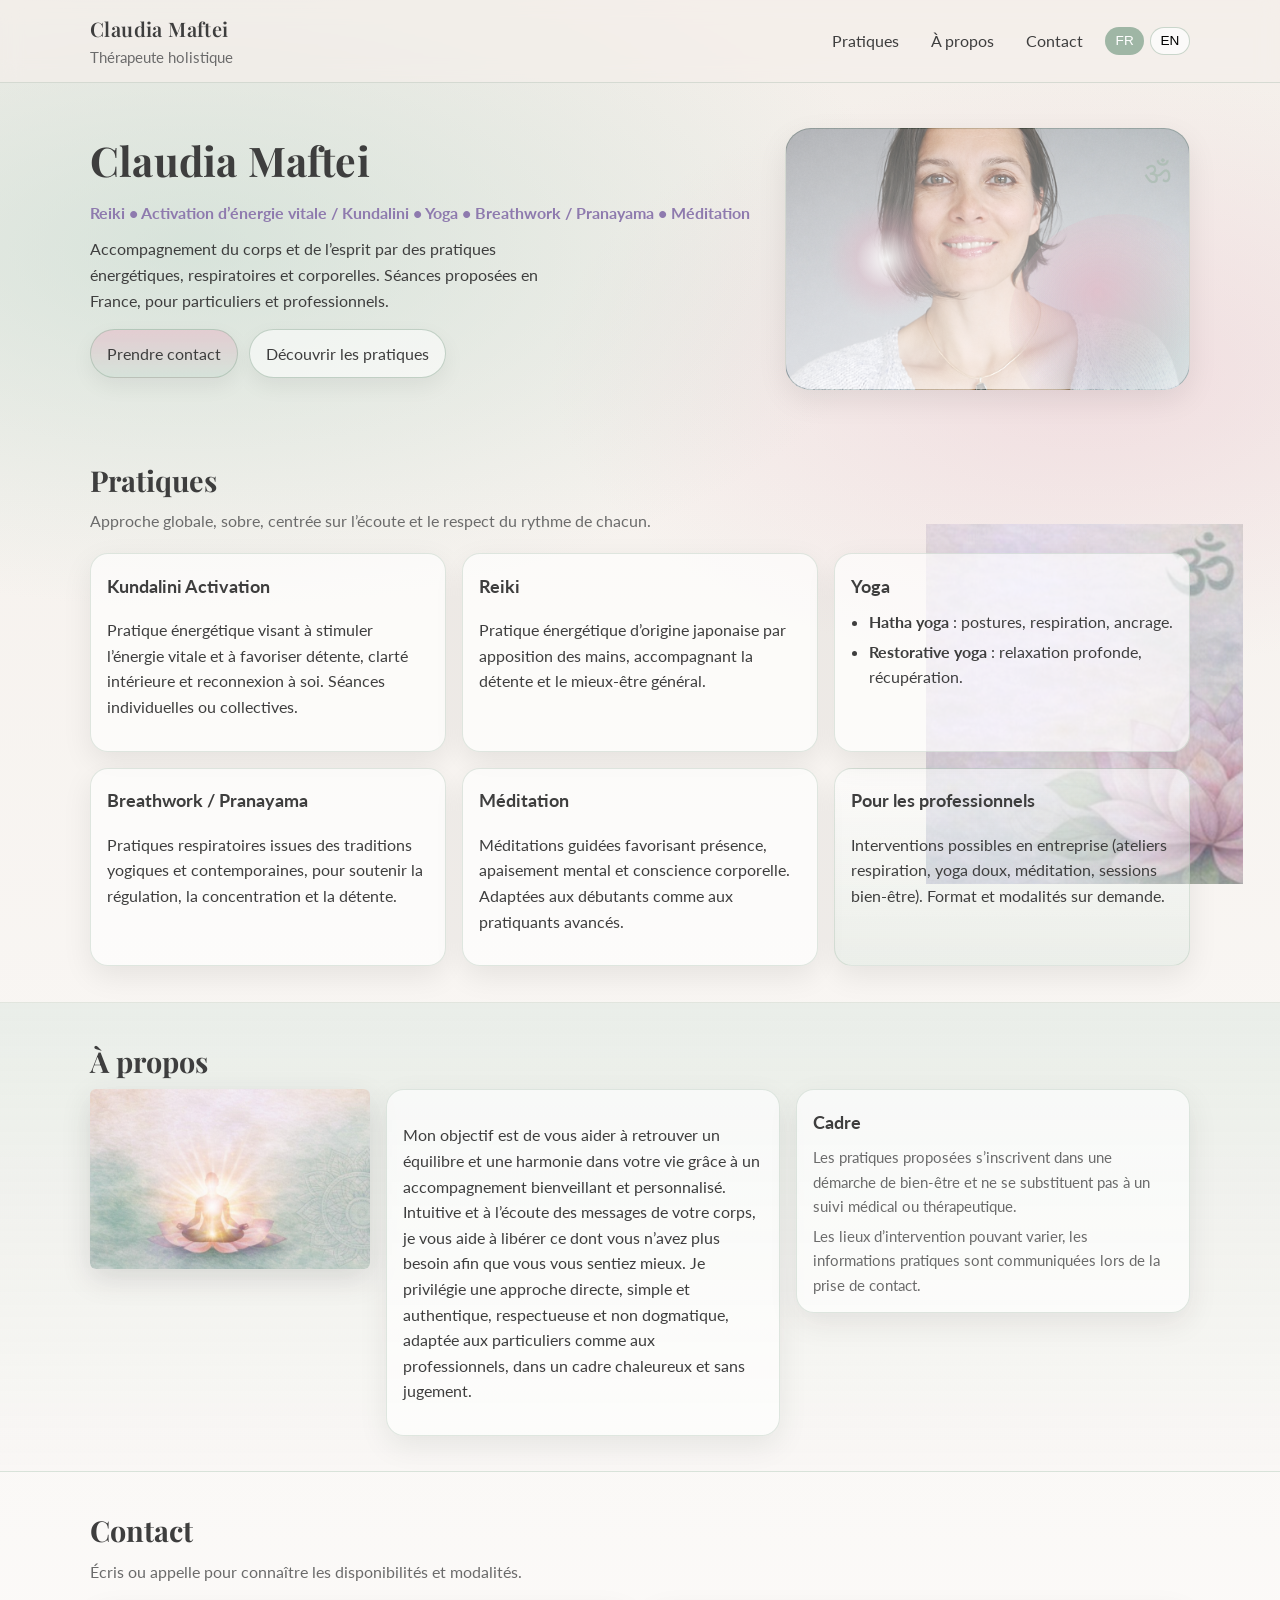
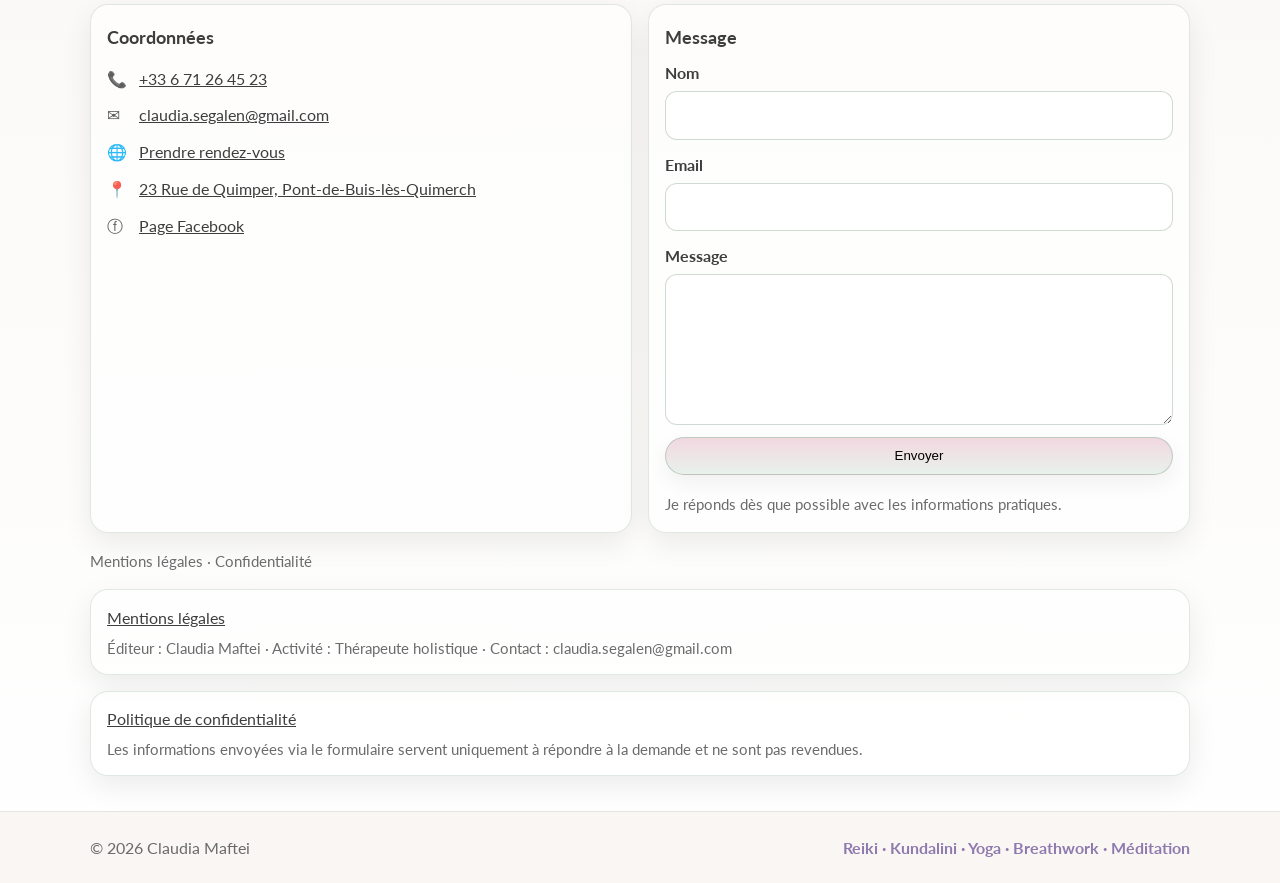
<file: index.html>
<!doctype html>
<html lang="fr">
<head>
  <meta charset="utf-8" />
  <meta name="viewport" content="width=device-width,initial-scale=1" />
  <meta name="description" content="Claudia Maftei – Thérapeute holistique : Reiki, Kundalini activation, Yoga (Hatha, Restorative), Breathwork/Pranayama, Méditation." data-i18n-content="meta_index_description" />
  <title data-i18n="page_title_index">Claudia Maftei – Thérapeute holistique</title>
  <link rel="canonical" href="https://claudia-maftei.com/index.html">
  <meta property="og:title" content="Claudia Maftei – Thérapeute holistique" />
  <meta property="og:description" content="Claudia Maftei – Thérapeute holistique : Reiki, Kundalini activation, Yoga (Hatha, Restorative), Breathwork/Pranayama, Méditation." />
  <meta property="og:url" content="https://claudia-maftei.com/index.html" />
  <meta property="og:type" content="website" />
  <meta property="og:image" content="https://claudia-maftei.com/images/portrait-claudia.png" />

  <!-- Fonts (Google Fonts) -->
  <link rel="preconnect" href="https://fonts.googleapis.com">
  <link rel="preconnect" href="https://fonts.gstatic.com" crossorigin>
  <link href="https://fonts.googleapis.com/css2?family=Playfair+Display:wght@500;600&family=Lato:wght@300;400;700&display=swap" rel="stylesheet">

  <link rel="stylesheet" href="styles.css" />
</head>

<body>
  <a class="skip-link" href="#contenu" data-i18n="global_skip_link">Aller au contenu</a>

  <header class="site-header">
    <div class="container header-inner">
      <div class="brand">
        <div class="brand-name">Claudia Maftei</div>
        <div class="brand-tagline" data-i18n="brand_tagline">Thérapeute holistique</div>
      </div>

      <div class="header-actions">
        <nav class="nav" data-i18n-aria-label="nav_label_primary" aria-label="Navigation principale">
          <button class="nav-toggle" type="button" aria-expanded="false" aria-controls="nav-links" data-i18n="nav_menu">
            Menu
          </button>
          <div id="nav-links" class="nav-links">
            <a href="#pratiques" data-i18n="nav_practices">Pratiques</a>
            <a href="#apropos" data-i18n="nav_about">À propos</a>
            <a href="#contact" data-i18n="nav_contact">Contact</a>
          </div>
        </nav>
        <div class="language-toggle" data-i18n-aria-label="language_selector_label" aria-label="Sélecteur de langue">
          <button class="lang-btn" type="button" data-lang="fr" aria-pressed="true" data-i18n="language_fr">FR</button>
          <button class="lang-btn" type="button" data-lang="en" aria-pressed="false" data-i18n="language_en">EN</button>
        </div>
      </div>
    </div>
  </header>

  <main id="contenu">
    <!-- HERO -->
    <section class="hero">
      <div class="container hero-inner">
        <div class="hero-text">
          <h1>Claudia Maftei</h1>
          <p class="lead" data-i18n="hero_lead">
            Reiki • Activation d’énergie vitale / Kundalini • Yoga • Breathwork / Pranayama • Méditation
          </p>
          <p class="sublead" data-i18n="hero_sublead">
            Accompagnement du corps et de l’esprit par des pratiques énergétiques, respiratoires et corporelles.
            Séances pour particuliers et professionnels.
          </p>

          <div class="hero-cta">
            <a class="btn" href="#contact" data-i18n="hero_cta_contact">Prendre contact</a>
            <a class="btn btn-ghost" href="#pratiques" data-i18n="hero_cta_practices">Découvrir les pratiques</a>
          </div>

        </div>

        <!-- MODIF: hero-card devient un visuel avec image -->
        <div class="hero-card hero-image" aria-hidden="true">
          <div class="hero-symbol">ॐ</div>
          <div class="hero-lotus"></div>
          <div class="hero-glow"></div>
        </div>
      </div>
    </section>

    <!-- PRACTICES -->
    <section id="pratiques" class="section">
      <div class="container">
        <header class="section-head">
          <h2 data-i18n="section_practices_title">Pratiques</h2>
          <p data-i18n="section_practices_subtitle">Approche globale, sobre, centrée sur l’écoute et le respect du rythme de chacun.</p>
        </header>

        <div class="grid">
          <a class="card card-link" href="pratiques/kundalini-activation.html">
            <h3 data-i18n="card_kundalini_title">Kundalini Activation</h3>
            <p data-i18n="card_kundalini_desc">
              Pratique énergétique visant à stimuler l’énergie vitale et à favoriser détente, clarté intérieure
              et reconnexion à soi. Séances individuelles ou collectives.
            </p>
          </a>

          <a class="card card-link" href="pratiques/reiki.html">
            <h3 data-i18n="card_reiki_title">Reiki</h3>
            <p data-i18n="card_reiki_desc">
              Pratique énergétique d’origine japonaise par apposition des mains, accompagnant la détente
              et le mieux-être général.
            </p>
          </a>

          <a class="card card-link" href="pratiques/yoga.html">
            <h3 data-i18n="card_yoga_title">Yoga</h3>
            <ul class="list">
              <li data-i18n-html="card_yoga_hatha"><strong>Hatha yoga</strong> : postures, respiration, ancrage.</li>
              <li data-i18n-html="card_yoga_restorative"><strong>Restorative yoga</strong> : relaxation profonde, récupération.</li>
            </ul>
          </a>

          <a class="card card-link" href="pratiques/breathwork-pranayama.html">
            <h3 data-i18n="card_breathwork_title">Breathwork / Pranayama</h3>
            <p data-i18n="card_breathwork_desc">
              Pratiques respiratoires issues des traditions yogiques et contemporaines, pour soutenir
              la régulation, la concentration et la détente.
            </p>
          </a>

          <a class="card card-link" href="pratiques/meditation.html">
            <h3 data-i18n="card_meditation_title">Méditation</h3>
            <p data-i18n="card_meditation_desc">
              Méditations guidées favorisant présence, apaisement mental et conscience corporelle.
              Adaptées aux débutants comme aux pratiquants avancés.
            </p>
          </a>

          <article class="card card-soft">
            <h3 data-i18n="card_prof_title">Pour les professionnels</h3>
            <p data-i18n="card_prof_desc">
              Interventions possibles en entreprise (ateliers respiration, yoga doux, méditation, sessions bien-être).
              Format et modalités sur demande.
            </p>
          </article>
        </div>
      </div>
    </section>

    <!-- ABOUT -->
    <section id="apropos" class="section section-alt">
      <div class="container">
        <header class="section-head">
          <h2 data-i18n="section_about_title">À propos</h2>
        </header>

        <!-- MODIF: ajout de la photo + grille 3 colonnes -->
        <div class="two-col about-with-photo">
          <div class="about-photo">
            <img src="images/meditation-lotus.png"
                 alt="Illustration d'une méditation en lotus"
                 loading="lazy"
                 decoding="async"
                 data-i18n-alt="about_photo_alt">
          </div>

          <div class="panel">
            <p data-i18n="about_desc">
              Mon objectif est de vous aider à retrouver un équilibre et une harmonie dans votre vie grâce à un accompagnement bienveillant et personnalisé.
              Intuitive et à l’écoute des messages de votre corps, je vous aide à libérer ce dont vous n’avez plus besoin afin que vous vous sentiez mieux.
              Je privilégie une approche directe, simple et authentique, respectueuse et non dogmatique, adaptée aux particuliers comme aux professionnels, dans un cadre chaleureux et sans jugement.
            </p>
          </div>

          <div class="panel">
            <h3 data-i18n="about_framework_title">Cadre</h3>
            <p class="small" data-i18n="about_framework_desc1">
              Les pratiques proposées s’inscrivent dans une démarche de bien-être et ne se substituent pas à un suivi médical.
            </p>
            <p class="small" data-i18n="about_framework_desc2">
              Les lieux d’intervention pouvant varier, les informations pratiques sont communiquées lors de la prise de contact.
            </p>
          </div>
        </div>
      </div>
    </section>

    <!-- CONTACT -->
    <section id="contact" class="section">
      <div class="container">
        <header class="section-head">
          <h2 data-i18n="section_contact_title">Contact</h2>
          <p data-i18n="section_contact_subtitle">Écris ou appelle pour connaître les disponibilités et modalités.</p>
        </header>

        <div class="contact-grid">
          <div class="panel">
            <h3 data-i18n="contact_details_title">Coordonnées</h3>
            <ul class="contact-list">
              <li><span class="ico">📞</span> <a href="tel:+33671264523">+33 6 71 26 45 23</a></li>
              <li><span class="ico">✉️</span> <a href="mailto:claudia.segalen@gmail.com">claudia.segalen@gmail.com</a></li>
              <li><span class="ico">🌐</span> <a href="https://www.resalib.fr/praticien/109814-claudia-therapeute-holistique-pont-de-buis-les-quimerch" target="_blank" rel="noopener" data-i18n="contact_schedule_link">Prendre rendez-vous</a></li>
              <li>
                <span class="ico">📍</span>
                <a href="https://www.google.com/maps?q=23+Rue+de+Quimper,+Pont-de-Buis-l%C3%A8s-Quimerch" target="_blank" rel="noopener" data-i18n="contact_address">
                  23 Rue de Quimper, Pont-de-Buis-lès-Quimerch
                </a>
              </li>
              <li><span class="ico">ⓕ</span> <a href="https://www.facebook.com/people/Claudia-Maftei/100004952267103/#" target="_blank" rel="noopener" >Page Facebook</a></li>
            </ul>
          </div>

          <div class="panel">
            <h3 data-i18n="contact_message_title">Message</h3>
            <div id="contact-status" class="flash" role="status" aria-live="polite" hidden></div>
            <form class="form" action="contact.php" method="post">
              <label>
                <span data-i18n="form_name">Nom</span>
                <input name="name" autocomplete="name" required />
              </label>
              <label>
                <span data-i18n="form_email">Email</span>
                <input name="email" type="email" autocomplete="email" required />
              </label>
              <label>
                <span data-i18n="form_message">Message</span>
                <textarea name="message" rows="5" required></textarea>
              </label>
              <input type="text" name="website" class="hp" tabindex="-1" autocomplete="off" aria-hidden="true" />
              <button class="btn" type="submit" data-i18n="form_send">Envoyer</button>
              <p class="small" data-i18n="form_note">
                Je réponds dès que possible avec les informations pratiques.
              </p>
            </form>
          </div>
        </div>

        <footer class="legal">
          <a href="#mentions" data-i18n="legal_links_title">Mentions légales</a> · <a href="#rgpd" data-i18n="privacy_links_title">Confidentialité</a>
        </footer>

        <div id="mentions" class="panel panel-mini">
          <a href="mentions-legales.html" data-i18n="legal_links_title">Mentions légales</a>
          <p class="small" data-i18n="legal_publisher_text">
            Éditeur : Claudia Maftei · Activité : Thérapeute holistique · Contact : claudia.segalen@gmail.com
          </p>
        </div>

        <div id="rgpd" class="panel panel-mini">
          <a href="politique-confidentialite.html" data-i18n="page_title_privacy">Politique de confidentialité</a>
          <p class="small" data-i18n="privacy_panel_text">
            Les informations envoyées via le formulaire servent uniquement à répondre à la demande et ne sont pas revendues.
          </p>
        </div>

      </div>
    </section>
  </main>

  <footer class="site-footer">
    <div class="container footer-inner">
      <div>© <span id="year"></span> Claudia Maftei</div>
      <div class="footer-note" data-i18n="footer_note">Reiki · Kundalini · Yoga · Breathwork · Méditation</div>
    </div>
  </footer>

  <script src="js/main.js" defer></script>
</body>
</html>
</file>
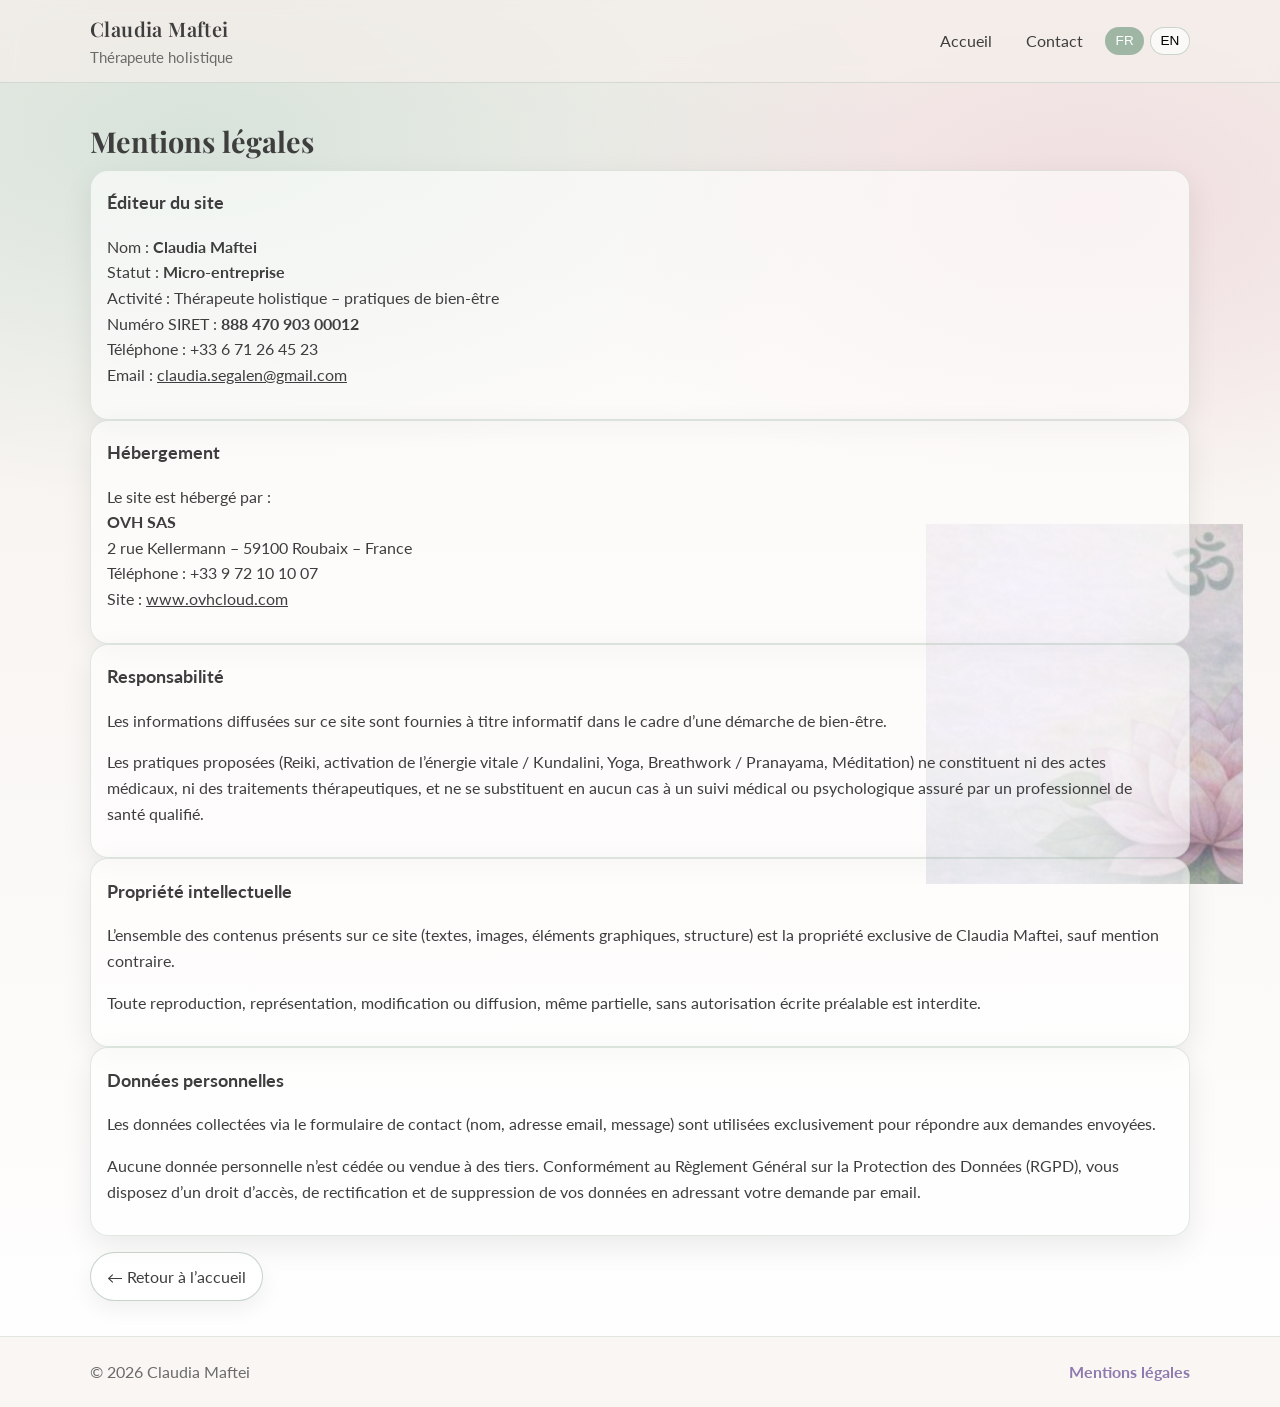
<file: mentions-legales.html>
<!doctype html>
<html lang="fr">
<head>
  <meta charset="utf-8" />
  <meta name="viewport" content="width=device-width,initial-scale=1" />
  <meta name="robots" content="noindex" />
  <title data-i18n="meta_legal_title">Mentions légales – Claudia Maftei</title>

  <link rel="preconnect" href="https://fonts.googleapis.com">
  <link rel="preconnect" href="https://fonts.gstatic.com" crossorigin>
  <link href="https://fonts.googleapis.com/css2?family=Playfair+Display:wght@500;600&family=Lato:wght@300;400;700&display=swap" rel="stylesheet">

  <link rel="stylesheet" href="styles.css" />
</head>

<body>
  <a class="skip-link" href="#contenu" data-i18n="global_skip_link">Aller au contenu</a>

  <header class="site-header">
    <div class="container header-inner">
      <div class="brand">
        <div class="brand-name">Claudia Maftei</div>
        <div class="brand-tagline" data-i18n="brand_tagline">Thérapeute holistique</div>
      </div>

      <div class="header-actions">
        <nav class="nav" data-i18n-aria-label="nav_label_primary" aria-label="Navigation principale">
          <a href="index.html" data-i18n="nav_home">Accueil</a>
          <a href="index.html#contact" data-i18n="nav_contact">Contact</a>
        </nav>
        <div class="language-toggle" data-i18n-aria-label="language_selector_label" aria-label="Sélecteur de langue">
          <button class="lang-btn" type="button" data-lang="fr" aria-pressed="true" data-i18n="language_fr">FR</button>
          <button class="lang-btn" type="button" data-lang="en" aria-pressed="false" data-i18n="language_en">EN</button>
        </div>
      </div>
    </div>
  </header>

  <main id="contenu">
    <section class="section">
      <div class="container">
        <header class="section-head">
          <h2 data-i18n="legal_page_heading">Mentions légales</h2>
        </header>

        <div class="panel">
          <h3 data-i18n="legal_editor_title">Éditeur du site</h3>
          <p data-i18n-html="legal_editor_body">
            Nom : <strong>Claudia Maftei</strong><br>
            Statut : <strong>Micro-entreprise</strong><br>
            Activité : Thérapeute holistique – pratiques de bien-être<br>
            Numéro SIRET : <strong>888 470 903 00012</strong><br>
            Téléphone : +33 6 71 26 45 23<br>
            Email : <a href="mailto:claudia.segalen@gmail.com">claudia.segalen@gmail.com</a>
          </p>
        </div>

        <div class="panel">
          <h3 data-i18n="legal_hosting_title">Hébergement</h3>
          <p data-i18n-html="legal_hosting_body">
            Le site est hébergé par :<br>
            <strong>OVH SAS</strong><br>
            2 rue Kellermann – 59100 Roubaix – France<br>
            Téléphone : +33 9 72 10 10 07<br>
            Site : <a href="https://www.ovhcloud.com" target="_blank" rel="noopener">www.ovhcloud.com</a>
          </p>
        </div>

        <div class="panel">
          <h3 data-i18n="legal_liability_title">Responsabilité</h3>
          <p data-i18n="legal_liability_body1">
            Les informations diffusées sur ce site sont fournies à titre informatif dans le cadre
            d’une démarche de bien-être.
          </p>
          <p data-i18n="legal_liability_body2">
            Les pratiques proposées (Reiki, activation de l’énergie vitale / Kundalini, Yoga,
            Breathwork / Pranayama, Méditation) ne constituent ni des actes médicaux,
            ni des traitements thérapeutiques, et ne se substituent en aucun cas à un suivi
            médical ou psychologique assuré par un professionnel de santé qualifié.
          </p>
        </div>

        <div class="panel">
          <h3 data-i18n="legal_ip_title">Propriété intellectuelle</h3>
          <p data-i18n="legal_ip_body1">
            L’ensemble des contenus présents sur ce site (textes, images, éléments graphiques,
            structure) est la propriété exclusive de Claudia Maftei, sauf mention contraire.
          </p>
          <p data-i18n="legal_ip_body2">
            Toute reproduction, représentation, modification ou diffusion, même partielle,
            sans autorisation écrite préalable est interdite.
          </p>
        </div>

        <div class="panel">
          <h3 data-i18n="legal_data_title">Données personnelles</h3>
          <p data-i18n="legal_data_body1">
            Les données collectées via le formulaire de contact (nom, adresse email, message)
            sont utilisées exclusivement pour répondre aux demandes envoyées.
          </p>
          <p data-i18n="legal_data_body2">
            Aucune donnée personnelle n’est cédée ou vendue à des tiers.
            Conformément au Règlement Général sur la Protection des Données (RGPD),
            vous disposez d’un droit d’accès, de rectification et de suppression de vos données
            en adressant votre demande par email.
          </p>
        </div>

        <div style="margin-top:1rem;">
          <a class="btn btn-ghost" href="index.html" data-i18n="legal_back_home">← Retour à l’accueil</a>
        </div>

      </div>
    </section>
  </main>

  <footer class="site-footer">
    <div class="container footer-inner">
      <div>© <span id="year"></span> Claudia Maftei</div>
      <div class="footer-note" data-i18n="legal_footer_note">Mentions légales</div>
    </div>
  </footer>

  <script src="js/main.js" defer></script>
</body>
</html>
</file>
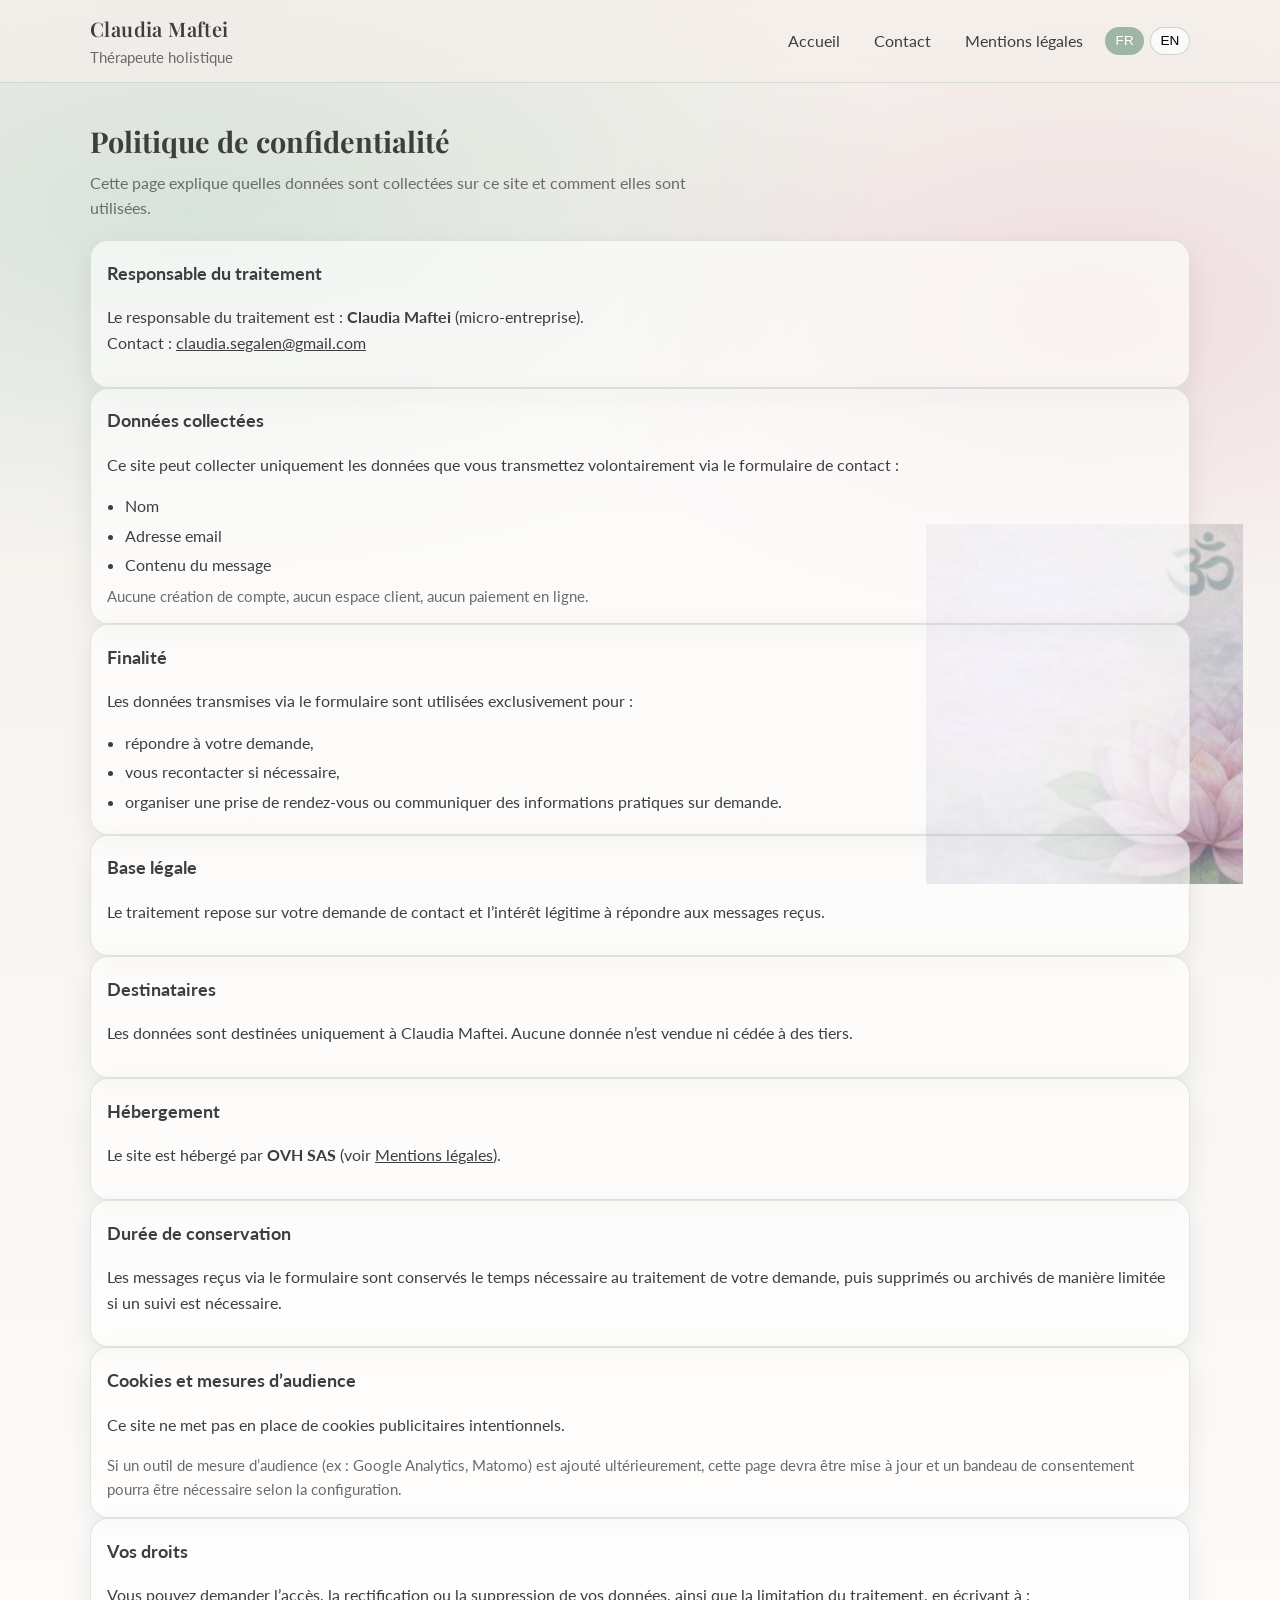
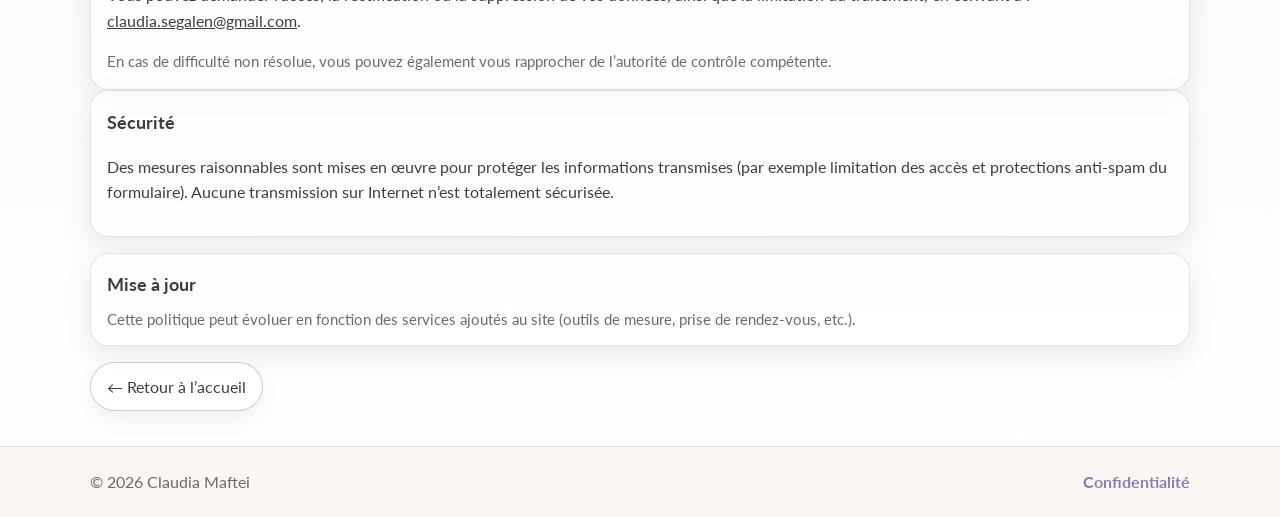
<file: politique-confidentialite.html>
<!doctype html>
<html lang="fr">
<head>
  <meta charset="utf-8" />
  <meta name="viewport" content="width=device-width,initial-scale=1" />
  <meta name="robots" content="noindex" />
  <title data-i18n="meta_privacy_title">Politique de confidentialité – Claudia Maftei</title>

  <link rel="preconnect" href="https://fonts.googleapis.com">
  <link rel="preconnect" href="https://fonts.gstatic.com" crossorigin>
  <link href="https://fonts.googleapis.com/css2?family=Playfair+Display:wght@500;600&family=Lato:wght@300;400;700&display=swap" rel="stylesheet">

  <link rel="stylesheet" href="styles.css" />
</head>

<body>
  <a class="skip-link" href="#contenu" data-i18n="global_skip_link">Aller au contenu</a>

  <header class="site-header">
    <div class="container header-inner">
      <div class="brand">
        <div class="brand-name">Claudia Maftei</div>
        <div class="brand-tagline" data-i18n="brand_tagline">Thérapeute holistique</div>
      </div>

      <div class="header-actions">
        <nav class="nav" data-i18n-aria-label="nav_label_primary" aria-label="Navigation principale">
          <a href="index.html" data-i18n="nav_home">Accueil</a>
          <a href="index.html#contact" data-i18n="nav_contact">Contact</a>
          <a href="mentions-legales.html" data-i18n="nav_legal">Mentions légales</a>
        </nav>
        <div class="language-toggle" data-i18n-aria-label="language_selector_label" aria-label="Sélecteur de langue">
          <button class="lang-btn" type="button" data-lang="fr" aria-pressed="true" data-i18n="language_fr">FR</button>
          <button class="lang-btn" type="button" data-lang="en" aria-pressed="false" data-i18n="language_en">EN</button>
        </div>
      </div>
    </div>
  </header>

  <main id="contenu">
    <section class="section">
      <div class="container">
        <header class="section-head">
          <h2 data-i18n="privacy_page_heading">Politique de confidentialité</h2>
          <p data-i18n="privacy_page_intro">Cette page explique quelles données sont collectées sur ce site et comment elles sont utilisées.</p>
        </header>

        <div class="panel">
          <h3 data-i18n="privacy_controller_title">Responsable du traitement</h3>
          <p data-i18n-html="privacy_controller_body">
            Le responsable du traitement est : <strong>Claudia Maftei</strong> (micro-entreprise).<br>
            Contact : <a href="mailto:claudia.segalen@gmail.com">claudia.segalen@gmail.com</a>
          </p>
        </div>

        <div class="panel">
          <h3 data-i18n="privacy_data_title">Données collectées</h3>
          <p data-i18n="privacy_data_body">
            Ce site peut collecter uniquement les données que vous transmettez volontairement via le formulaire de contact :
          </p>
          <ul class="list">
            <li data-i18n="privacy_data_name">Nom</li>
            <li data-i18n="privacy_data_email">Adresse email</li>
            <li data-i18n="privacy_data_message">Contenu du message</li>
          </ul>
          <p class="small" data-i18n="privacy_data_note">
            Aucune création de compte, aucun espace client, aucun paiement en ligne.
          </p>
        </div>

        <div class="panel">
          <h3 data-i18n="privacy_purpose_title">Finalité</h3>
          <p data-i18n="privacy_purpose_body">
            Les données transmises via le formulaire sont utilisées exclusivement pour :
          </p>
          <ul class="list">
            <li data-i18n="privacy_purpose_item1">répondre à votre demande,</li>
            <li data-i18n="privacy_purpose_item2">vous recontacter si nécessaire,</li>
            <li data-i18n="privacy_purpose_item3">organiser une prise de rendez-vous ou communiquer des informations pratiques sur demande.</li>
          </ul>
        </div>

        <div class="panel">
          <h3 data-i18n="privacy_legal_basis_title">Base légale</h3>
          <p data-i18n="privacy_legal_basis_body">
            Le traitement repose sur votre demande de contact et l’intérêt légitime à répondre aux messages reçus.
          </p>
        </div>

        <div class="panel">
          <h3 data-i18n="privacy_recipients_title">Destinataires</h3>
          <p data-i18n="privacy_recipients_body">
            Les données sont destinées uniquement à Claudia Maftei. Aucune donnée n’est vendue ni cédée à des tiers.
          </p>
        </div>

        <div class="panel">
          <h3 data-i18n="privacy_hosting_title">Hébergement</h3>
          <p data-i18n-html="privacy_hosting_body">
            Le site est hébergé par <strong>OVH SAS</strong> (voir <a href="mentions-legales.html">Mentions légales</a>).
          </p>
        </div>

        <div class="panel">
          <h3 data-i18n="privacy_retention_title">Durée de conservation</h3>
          <p data-i18n="privacy_retention_body">
            Les messages reçus via le formulaire sont conservés le temps nécessaire au traitement de votre demande,
            puis supprimés ou archivés de manière limitée si un suivi est nécessaire.
          </p>
        </div>

        <div class="panel">
          <h3 data-i18n="privacy_cookies_title">Cookies et mesures d’audience</h3>
          <p data-i18n="privacy_cookies_body">
            Ce site ne met pas en place de cookies publicitaires intentionnels.
          </p>
          <p class="small" data-i18n="privacy_cookies_note">
            Si un outil de mesure d’audience (ex : Google Analytics, Matomo) est ajouté ultérieurement, cette page devra être
            mise à jour et un bandeau de consentement pourra être nécessaire selon la configuration.
          </p>
        </div>

        <div class="panel">
          <h3 data-i18n="privacy_rights_title">Vos droits</h3>
          <p data-i18n-html="privacy_rights_body">
            Vous pouvez demander l’accès, la rectification ou la suppression de vos données, ainsi que la limitation du
            traitement, en écrivant à : <a href="mailto:claudia.segalen@gmail.com">claudia.segalen@gmail.com</a>.
          </p>
          <p class="small" data-i18n="privacy_rights_note">
            En cas de difficulté non résolue, vous pouvez également vous rapprocher de l’autorité de contrôle compétente.
          </p>
        </div>

        <div class="panel">
          <h3 data-i18n="privacy_security_title">Sécurité</h3>
          <p data-i18n="privacy_security_body">
            Des mesures raisonnables sont mises en œuvre pour protéger les informations transmises (par exemple limitation
            des accès et protections anti-spam du formulaire). Aucune transmission sur Internet n’est totalement sécurisée.
          </p>
        </div>

        <div class="panel panel-mini">
          <h3 data-i18n="privacy_update_title">Mise à jour</h3>
          <p class="small" data-i18n="privacy_update_body">
            Cette politique peut évoluer en fonction des services ajoutés au site (outils de mesure, prise de rendez-vous, etc.).
          </p>
        </div>

        <div style="margin-top:1rem;">
          <a class="btn btn-ghost" href="index.html" data-i18n="privacy_back_home">← Retour à l’accueil</a>
        </div>
      </div>
    </section>
  </main>

  <footer class="site-footer">
    <div class="container footer-inner">
      <div>© <span id="year"></span> Claudia Maftei</div>
      <div class="footer-note" data-i18n="privacy_footer_note">Confidentialité</div>
    </div>
  </footer>

  <script src="js/main.js" defer></script>
</body>
</html>
</file>
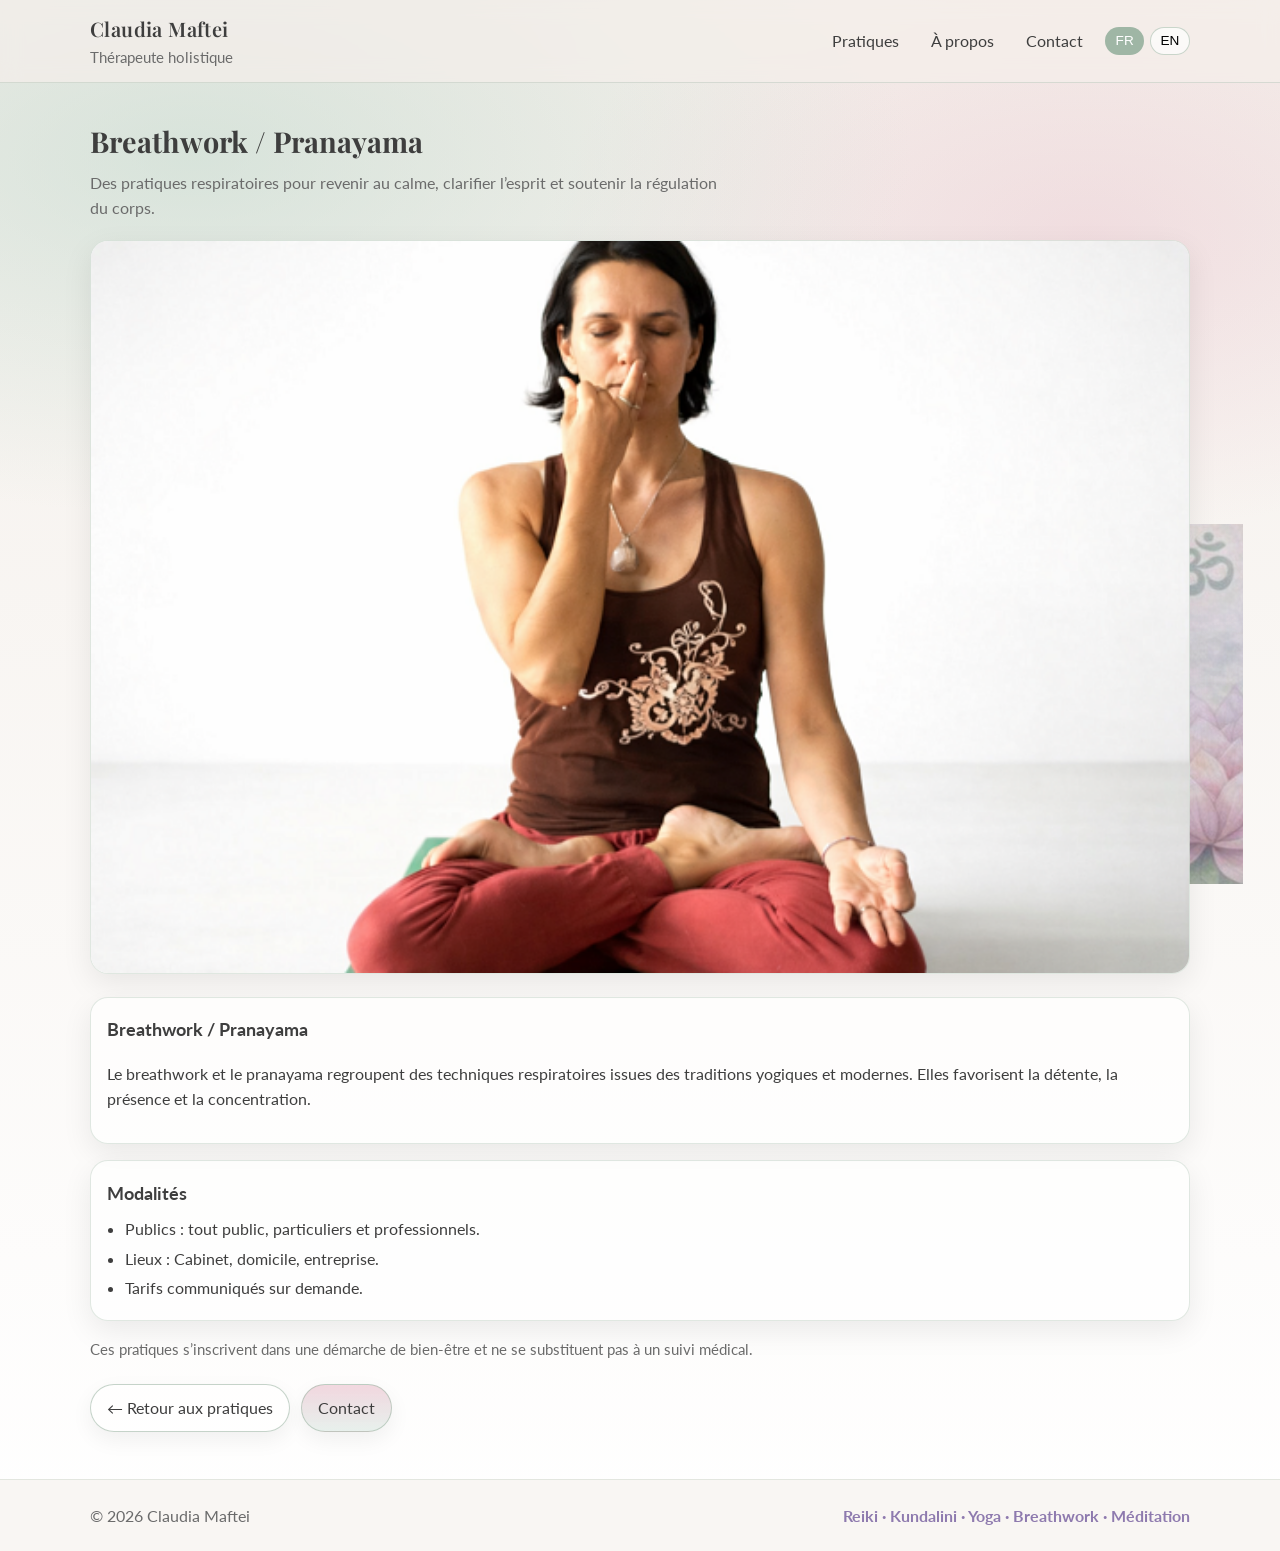
<file: pratiques/breathwork-pranayama.html>
<!doctype html>
<html lang="fr">
<head>
  <meta charset="utf-8" />
  <meta name="viewport" content="width=device-width,initial-scale=1" />
  <meta name="description" content="Breathwork et Pranayama avec Claudia Maftei – pratiques respiratoires adaptées." data-i18n-content="meta_breathwork_description" />
  <title data-i18n="page_title_breathwork">Breathwork / Pranayama – Claudia Maftei</title>
  <link rel="canonical" href="https://claudia-maftei.com/pratiques/breathwork-pranayama.html">
  <meta property="og:title" content="Breathwork / Pranayama" />
  <meta property="og:description" content="Breathwork et Pranayama avec Claudia Maftei – pratiques respiratoires adaptées." />
  <meta property="og:url" content="https://claudia-maftei.com/pratiques/breathwork-pranayama.html" />
  <meta property="og:type" content="website" />
  <meta property="og:image" content="https://claudia-maftei.com/images/portrait-claudia.png" />

  <link rel="preconnect" href="https://fonts.googleapis.com">
  <link rel="preconnect" href="https://fonts.gstatic.com" crossorigin>
  <link href="https://fonts.googleapis.com/css2?family=Playfair+Display:wght@500;600&family=Lato:wght@300;400;700&display=swap" rel="stylesheet">

  <link rel="stylesheet" href="../styles.css" />
</head>

<body>
  <a class="skip-link" href="#contenu" data-i18n="global_skip_link">Aller au contenu</a>

  <header class="site-header">
    <div class="container header-inner">
      <div class="brand">
        <div class="brand-name">Claudia Maftei</div>
        <div class="brand-tagline" data-i18n="brand_tagline">Thérapeute holistique</div>
      </div>

      <div class="header-actions">
        <nav class="nav" data-i18n-aria-label="nav_label_primary" aria-label="Navigation principale">
          <button class="nav-toggle" type="button" aria-expanded="false" aria-controls="nav-links" data-i18n="nav_menu">
            Menu
          </button>
          <div id="nav-links" class="nav-links">
            <a href="../index.html#pratiques" data-i18n="nav_practices">Pratiques</a>
            <a href="../index.html#apropos" data-i18n="nav_about">À propos</a>
            <a href="../index.html#contact" data-i18n="nav_contact">Contact</a>
          </div>
        </nav>
        <div class="language-toggle" data-i18n-aria-label="language_selector_label" aria-label="Sélecteur de langue">
          <button class="lang-btn" type="button" data-lang="fr" aria-pressed="true" data-i18n="language_fr">FR</button>
          <button class="lang-btn" type="button" data-lang="en" aria-pressed="false" data-i18n="language_en">EN</button>
        </div>
      </div>
    </div>
  </header>

  <main id="contenu">
    <section class="section">
      <div class="container">
        <header class="section-head">
          <h2 data-i18n="practice_title_breathwork">Breathwork / Pranayama</h2>
          <p data-i18n="practice_breathwork_intro">Pratiques respiratoires pour soutenir la présence, la concentration et le relâchement.</p>
        </header>

        <figure class="practice-visual practice-visual--full">
          <img src="../images/prana-1.png" alt="Illustration apaisante pour le breathwork" loading="lazy" decoding="async" />
        </figure>

        <div class="panel">
          <h3 data-i18n="practice_breathwork_about_title">En quoi ça consiste</h3>
          <p data-i18n="practice_breathwork_about_body">
            Les séances mêlent exercices de respiration guidée et temps d'intégration. Les techniques sont proposées
            de manière progressive, avec des adaptations selon le contexte et les besoins.
          </p>
        </div>

        <div class="panel" style="margin-top: 1rem;">
          <h3 data-i18n="practice_modalities_title">Modalités</h3>
          <ul class="list">
            <li data-i18n="practice_breathwork_public">Publics : tout public, particuliers et professionnels.</li>
            <li data-i18n="practice_yoga_places">Lieux : Cabinet, domicile, entreprise.</li>
            <li data-i18n="practice_breathwork_pricing">Tarifs communiqués sur demande.</li>
          </ul>
        </div>

        <p class="small" style="margin-top: 1rem;" data-i18n="practice_disclaimer">
          Ces pratiques s’inscrivent dans une démarche de bien-être et ne se substituent pas à un suivi médical.
        </p>

        <div class="hero-cta" style="margin-top: 1.4rem;">
          <a class="btn btn-ghost" href="../index.html#pratiques" data-i18n="practice_back_practices">← Retour aux pratiques</a>
          <a class="btn" href="../index.html#contact" data-i18n="practice_contact">Contact</a>
        </div>
      </div>
    </section>
  </main>

  <footer class="site-footer">
    <div class="container footer-inner">
      <div>© <span id="year"></span> Claudia Maftei</div>
      <div class="footer-note" data-i18n="footer_note">Reiki · Kundalini · Yoga · Breathwork · Méditation</div>
    </div>
  </footer>

  <script src="../js/main.js" defer></script>
</body>
</html>
</file>
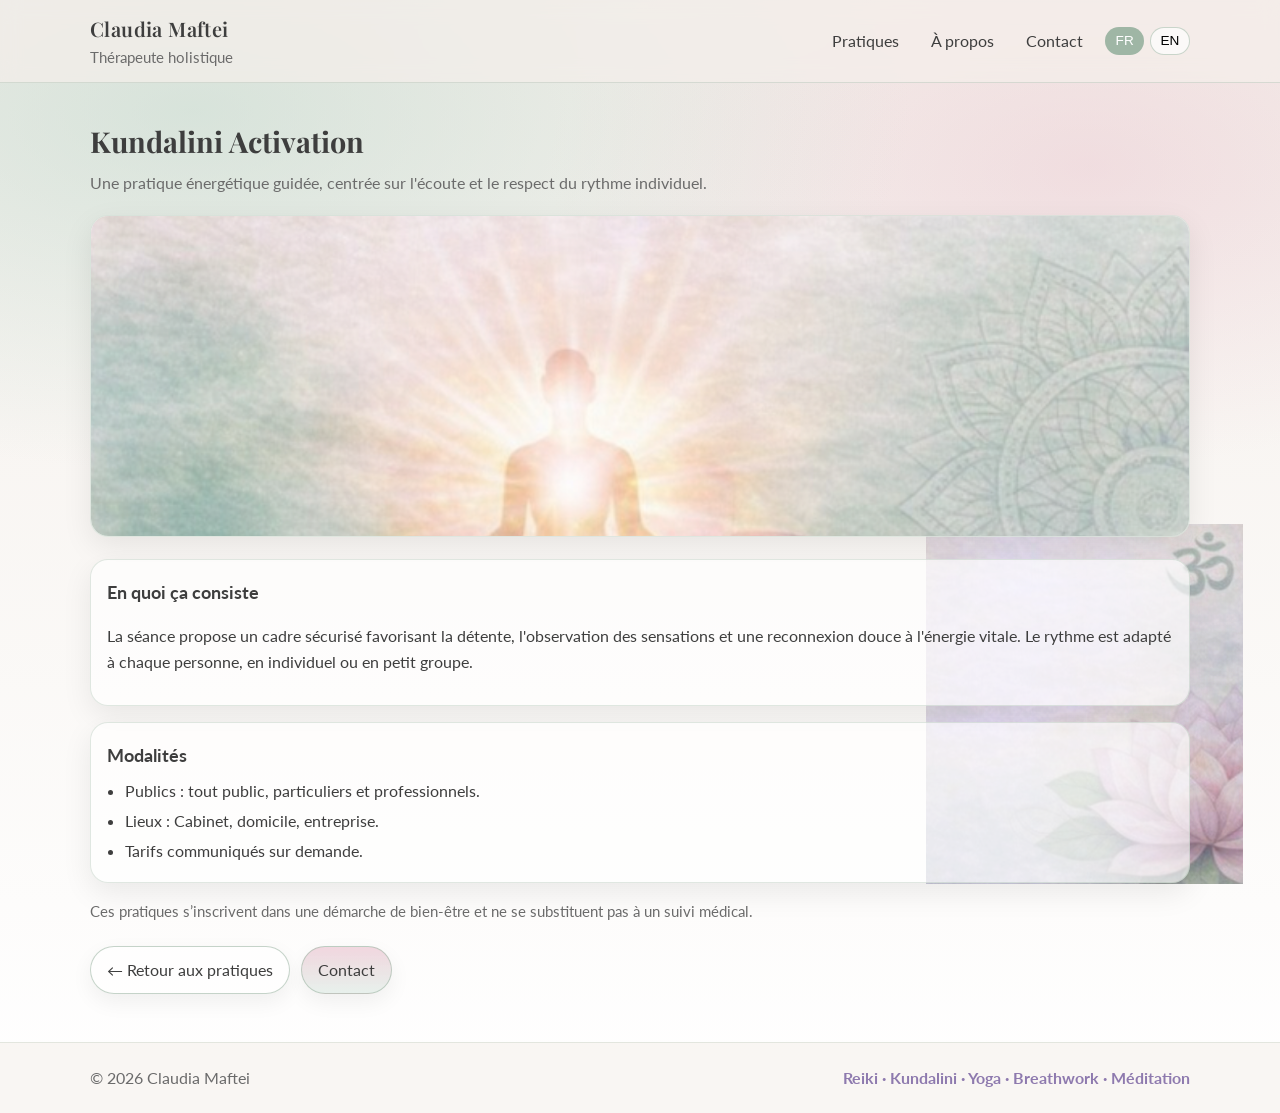
<file: pratiques/kundalini-activation.html>
<!doctype html>
<html lang="fr">
<head>
  <meta charset="utf-8" />
  <meta name="viewport" content="width=device-width,initial-scale=1" />
  <meta name="description" content="Kundalini Activation avec Claudia Maftei – approche sobre, centrée sur l'écoute et le respect du rythme." data-i18n-content="meta_kundalini_description" />
  <title data-i18n="page_title_kundalini">Kundalini Activation – Claudia Maftei</title>
  <link rel="canonical" href="https://claudia-maftei.com/pratiques/kundalini-activation.html">
  <meta property="og:title" content="Kundalini Activation" />
  <meta property="og:description" content="Kundalini Activation avec Claudia Maftei – approche sobre, centrée sur l'écoute et le respect du rythme." />
  <meta property="og:url" content="https://claudia-maftei.com/pratiques/kundalini-activation.html" />
  <meta property="og:type" content="website" />
  <meta property="og:image" content="https://claudia-maftei.com/images/portrait-claudia.png" />

  <link rel="preconnect" href="https://fonts.googleapis.com">
  <link rel="preconnect" href="https://fonts.gstatic.com" crossorigin>
  <link href="https://fonts.googleapis.com/css2?family=Playfair+Display:wght@500;600&family=Lato:wght@300;400;700&display=swap" rel="stylesheet">

  <link rel="stylesheet" href="../styles.css" />
</head>

<body>
  <a class="skip-link" href="#contenu" data-i18n="global_skip_link">Aller au contenu</a>

  <header class="site-header">
    <div class="container header-inner">
      <div class="brand">
        <div class="brand-name">Claudia Maftei</div>
        <div class="brand-tagline" data-i18n="brand_tagline">Thérapeute holistique</div>
      </div>

      <div class="header-actions">
        <nav class="nav" data-i18n-aria-label="nav_label_primary" aria-label="Navigation principale">
          <button class="nav-toggle" type="button" aria-expanded="false" aria-controls="nav-links" data-i18n="nav_menu">
            Menu
          </button>
          <div id="nav-links" class="nav-links">
            <a href="../index.html#pratiques" data-i18n="nav_practices">Pratiques</a>
            <a href="../index.html#apropos" data-i18n="nav_about">À propos</a>
            <a href="../index.html#contact" data-i18n="nav_contact">Contact</a>
          </div>
        </nav>
        <div class="language-toggle" data-i18n-aria-label="language_selector_label" aria-label="Sélecteur de langue">
          <button class="lang-btn" type="button" data-lang="fr" aria-pressed="true" data-i18n="language_fr">FR</button>
          <button class="lang-btn" type="button" data-lang="en" aria-pressed="false" data-i18n="language_en">EN</button>
        </div>
      </div>
    </div>
  </header>

  <main id="contenu">
    <section class="section">
      <div class="container">
        <header class="section-head">
          <h2 data-i18n="practice_title_kundalini">Kundalini Activation</h2>
          <p data-i18n="practice_kundalini_intro">Une pratique énergétique guidée, centrée sur l'écoute et le respect du rythme individuel.</p>
        </header>

        <figure class="practice-visual">
          <img src="../images/meditation-lotus.png" alt="Illustration apaisante pour la kundalini activation" loading="lazy" decoding="async" />
        </figure>

        <div class="panel">
          <h3 data-i18n="practice_kundalini_about_title">En quoi ça consiste</h3>
          <p data-i18n="practice_kundalini_about_body">
            La séance propose un cadre sécurisé favorisant la détente, l'observation des sensations et une reconnexion
            douce à l'énergie vitale. Le rythme est adapté à chaque personne, en individuel ou en petit groupe.
          </p>
        </div>

        <div class="panel" style="margin-top: 1rem;">
          <h3 data-i18n="practice_modalities_title">Modalités</h3>
          <ul class="list">
            <li data-i18n="practice_kundalini_public">Publics : tout public, particuliers et professionnels.</li>
            <li data-i18n="practice_yoga_places">Lieux : Cabinet, domicile, entreprise.</li>
            <li data-i18n="practice_kundalini_pricing">Tarifs communiqués sur demande.</li>
          </ul>
        </div>

        <p class="small" style="margin-top: 1rem;" data-i18n="practice_disclaimer">
          Ces pratiques s’inscrivent dans une démarche de bien-être et ne se substituent pas à un suivi médical.
        </p>

        <div class="hero-cta" style="margin-top: 1.4rem;">
          <a class="btn btn-ghost" href="../index.html#pratiques" data-i18n="practice_back_practices">← Retour aux pratiques</a>
          <a class="btn" href="../index.html#contact" data-i18n="practice_contact">Contact</a>
        </div>
      </div>
    </section>
  </main>

  <footer class="site-footer">
    <div class="container footer-inner">
      <div>© <span id="year"></span> Claudia Maftei</div>
      <div class="footer-note" data-i18n="footer_note">Reiki · Kundalini · Yoga · Breathwork · Méditation</div>
    </div>
  </footer>

  <script src="../js/main.js" defer></script>
</body>
</html>
</file>
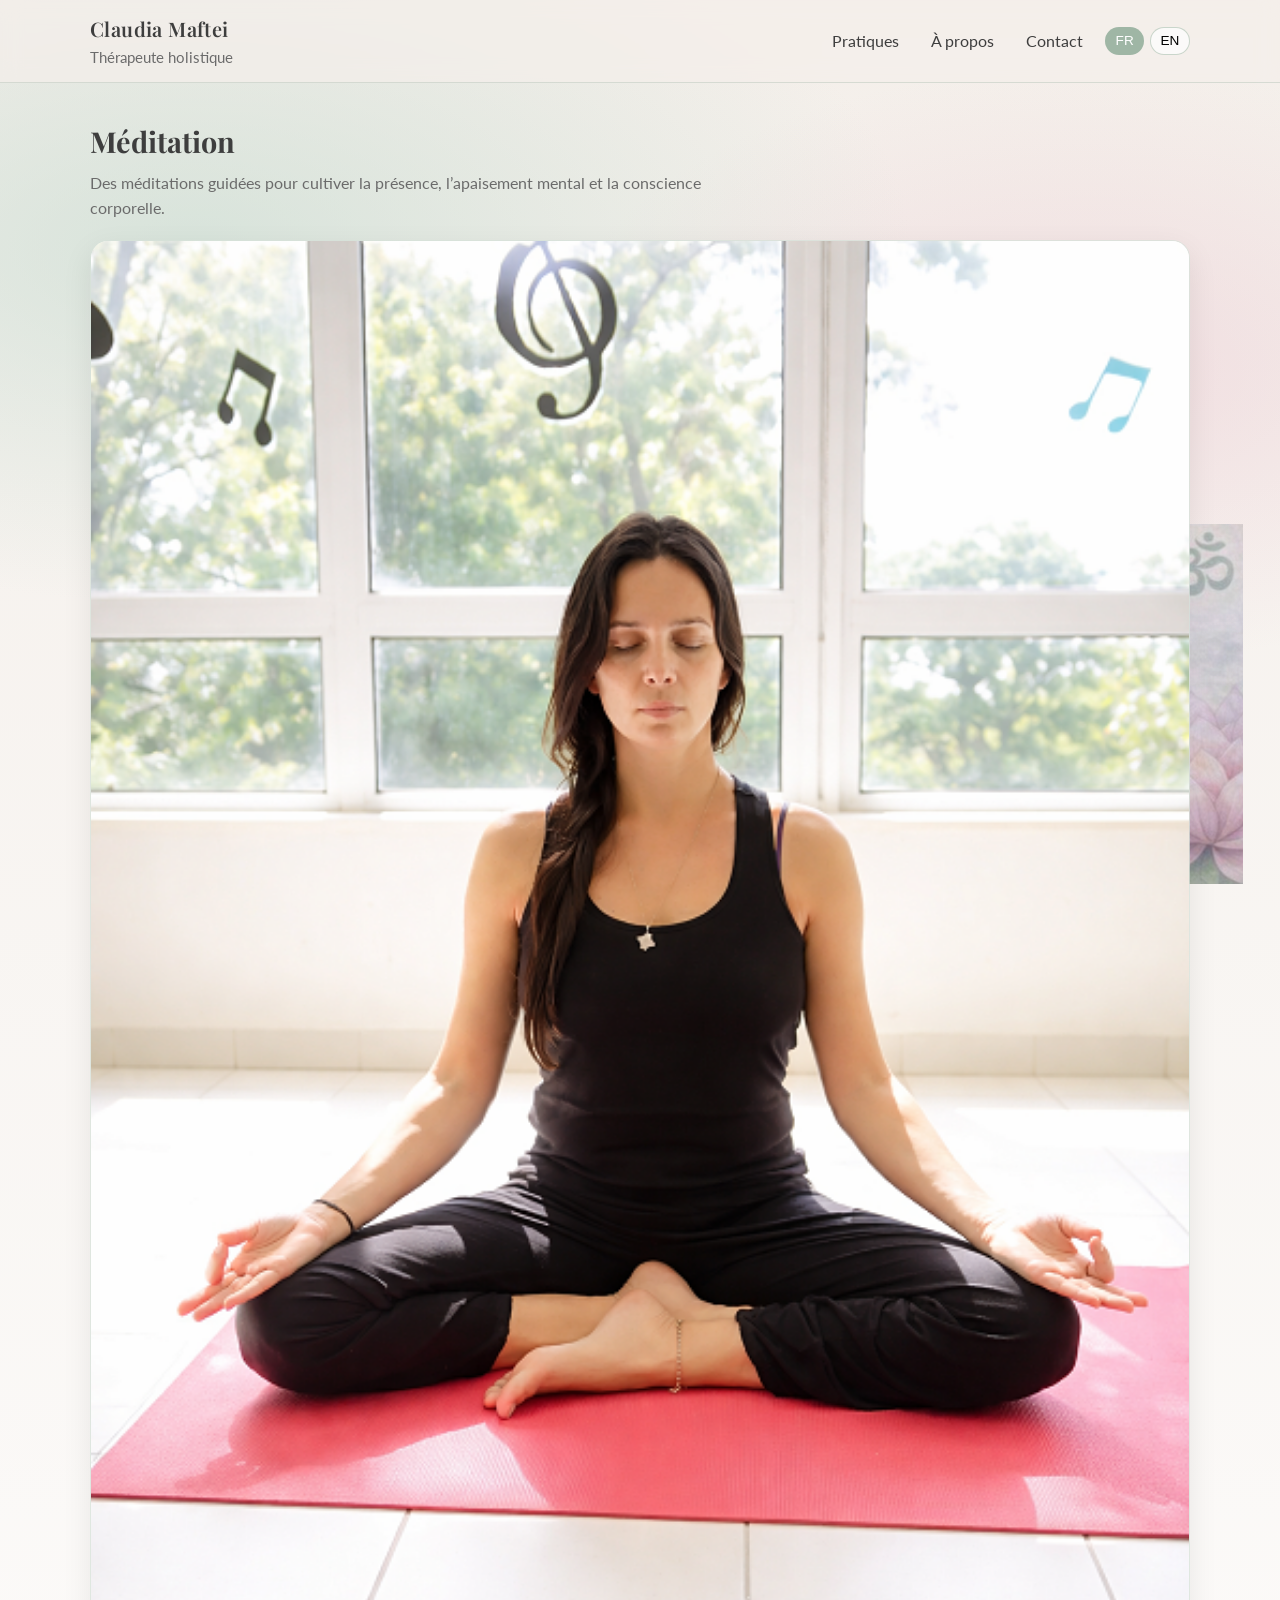
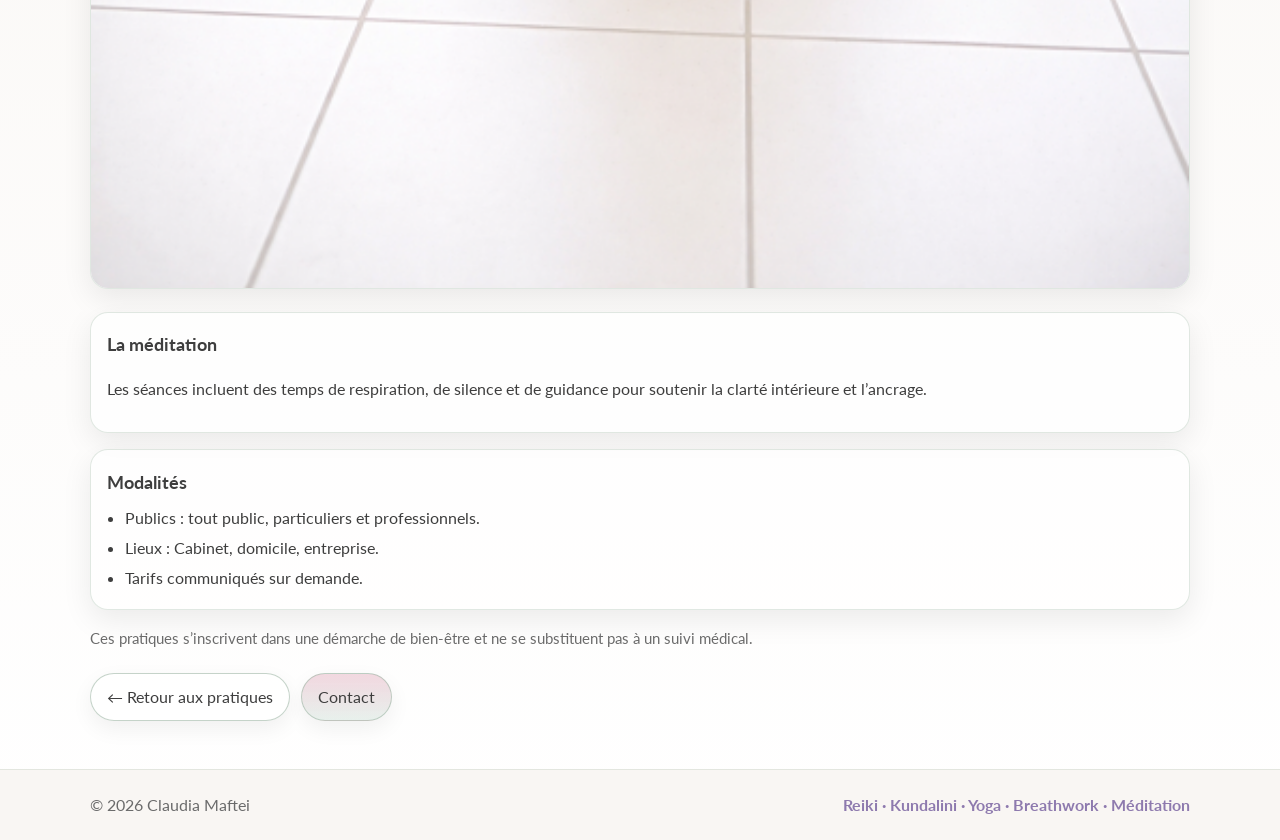
<file: pratiques/meditation.html>
<!doctype html>
<html lang="fr">
<head>
  <meta charset="utf-8" />
  <meta name="viewport" content="width=device-width,initial-scale=1" />
  <meta name="description" content="Méditation guidée avec Claudia Maftei – présence et apaisement mental." data-i18n-content="meta_meditation_description" />
  <title data-i18n="page_title_meditation">Méditation – Claudia Maftei</title>
  <link rel="canonical" href="https://claudia-maftei.com/pratiques/meditation.html">
  <meta property="og:title" content="Méditation" />
  <meta property="og:description" content="Méditation guidée avec Claudia Maftei – présence et apaisement mental." />
  <meta property="og:url" content="https://claudia-maftei.com/pratiques/meditation.html" />
  <meta property="og:type" content="website" />
  <meta property="og:image" content="https://claudia-maftei.com/images/portrait-claudia.png" />

  <link rel="preconnect" href="https://fonts.googleapis.com">
  <link rel="preconnect" href="https://fonts.gstatic.com" crossorigin>
  <link href="https://fonts.googleapis.com/css2?family=Playfair+Display:wght@500;600&family=Lato:wght@300;400;700&display=swap" rel="stylesheet">

  <link rel="stylesheet" href="../styles.css" />
</head>

<body>
  <a class="skip-link" href="#contenu" data-i18n="global_skip_link">Aller au contenu</a>

  <header class="site-header">
    <div class="container header-inner">
      <div class="brand">
        <div class="brand-name">Claudia Maftei</div>
        <div class="brand-tagline" data-i18n="brand_tagline">Thérapeute holistique</div>
      </div>

      <div class="header-actions">
        <nav class="nav" data-i18n-aria-label="nav_label_primary" aria-label="Navigation principale">
          <button class="nav-toggle" type="button" aria-expanded="false" aria-controls="nav-links" data-i18n="nav_menu">
            Menu
          </button>
          <div id="nav-links" class="nav-links">
            <a href="../index.html#pratiques" data-i18n="nav_practices">Pratiques</a>
            <a href="../index.html#apropos" data-i18n="nav_about">À propos</a>
            <a href="../index.html#contact" data-i18n="nav_contact">Contact</a>
          </div>
        </nav>
        <div class="language-toggle" data-i18n-aria-label="language_selector_label" aria-label="Sélecteur de langue">
          <button class="lang-btn" type="button" data-lang="fr" aria-pressed="true" data-i18n="language_fr">FR</button>
          <button class="lang-btn" type="button" data-lang="en" aria-pressed="false" data-i18n="language_en">EN</button>
        </div>
      </div>
    </div>
  </header>

  <main id="contenu">
    <section class="section">
      <div class="container">
        <header class="section-head">
          <h2 data-i18n="practice_title_meditation">Méditation</h2>
          <p data-i18n="practice_meditation_intro">Méditations guidées pour soutenir la présence, la clarté et le calme intérieur.</p>
        </header>

        <figure class="practice-visual practice-visual--full">
          <img src="../images/medi-1.png" alt="Illustration méditative" loading="lazy" decoding="async" />
        </figure>

        <div class="panel">
          <h3 data-i18n="practice_meditation_about_title">En quoi ça consiste</h3>
          <p data-i18n="practice_meditation_about_body">
            La séance propose des temps de respiration, de visualisation ou d'observation silencieuse. Le format est
            accessible aux débutants comme aux personnes déjà familières de la pratique.
          </p>
        </div>

        <div class="panel" style="margin-top: 1rem;">
          <h3 data-i18n="practice_modalities_title">Modalités</h3>
          <ul class="list">
            <li data-i18n="practice_meditation_public">Publics : tout public, particuliers et professionnels.</li>
            <li data-i18n="practice_yoga_places">Lieux : Cabinet, domicile, entreprise.</li>
            <li data-i18n="practice_meditation_pricing">Tarifs communiqués sur demande.</li>
          </ul>
        </div>

        <p class="small" style="margin-top: 1rem;" data-i18n="practice_disclaimer">
          Ces pratiques s’inscrivent dans une démarche de bien-être et ne se substituent pas à un suivi médical.
        </p>

        <div class="hero-cta" style="margin-top: 1.4rem;">
          <a class="btn btn-ghost" href="../index.html#pratiques" data-i18n="practice_back_practices">← Retour aux pratiques</a>
          <a class="btn" href="../index.html#contact" data-i18n="practice_contact">Contact</a>
        </div>
      </div>
    </section>
  </main>

  <footer class="site-footer">
    <div class="container footer-inner">
      <div>© <span id="year"></span> Claudia Maftei</div>
      <div class="footer-note" data-i18n="footer_note">Reiki · Kundalini · Yoga · Breathwork · Méditation</div>
    </div>
  </footer>

  <script src="../js/main.js" defer></script>
</body>
</html>
</file>
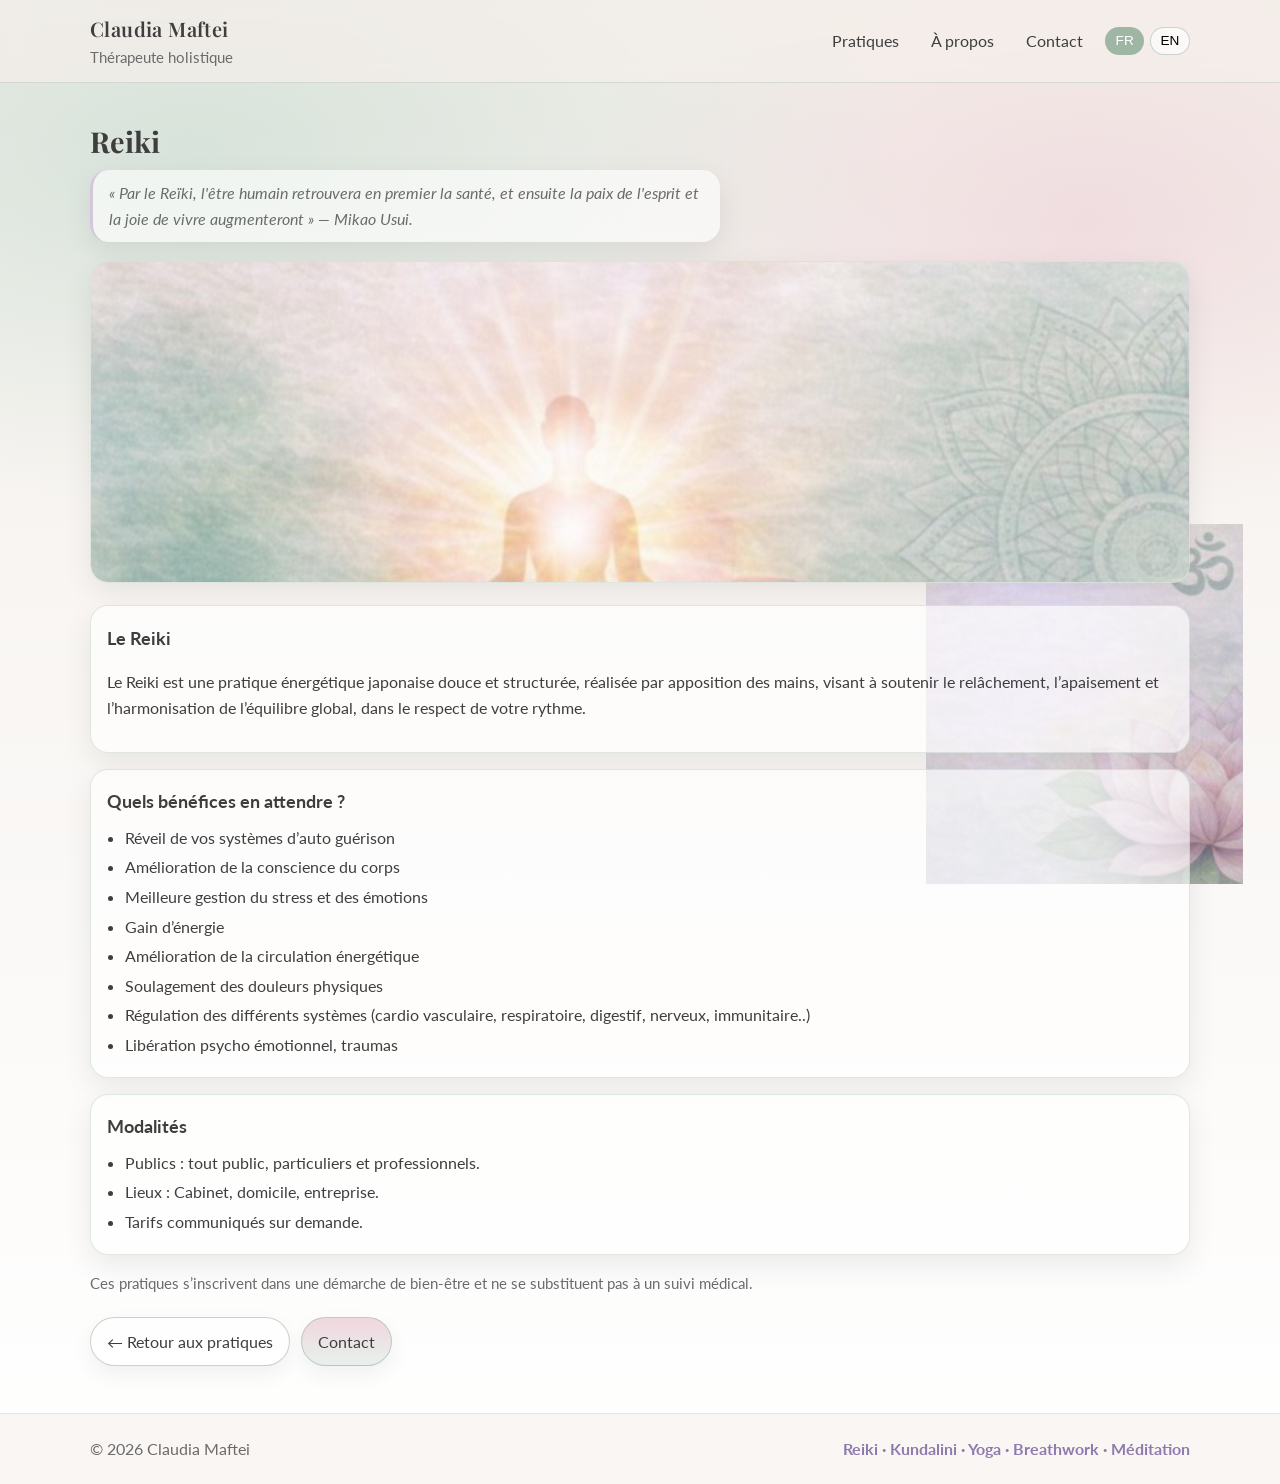
<file: pratiques/reiki.html>
<!doctype html>
<html lang="fr">
<head>
  <meta charset="utf-8" />
  <meta name="viewport" content="width=device-width,initial-scale=1" />
  <meta name="description" content="Séances de Reiki avec Claudia Maftei – pratique énergétique douce et sobre." data-i18n-content="meta_reiki_description" />
  <title data-i18n="page_title_reiki">Reiki – Claudia Maftei</title>
  <link rel="canonical" href="https://claudia-maftei.com/pratiques/reiki.html">
  <meta property="og:title" content="Reiki" />
  <meta property="og:description" content="Séances de Reiki avec Claudia Maftei – pratique énergétique douce et sobre." />
  <meta property="og:url" content="https://claudia-maftei.com/pratiques/reiki.html" />
  <meta property="og:type" content="website" />
  <meta property="og:image" content="https://claudia-maftei.com/images/portrait-claudia.png" />

  <link rel="preconnect" href="https://fonts.googleapis.com">
  <link rel="preconnect" href="https://fonts.gstatic.com" crossorigin>
  <link href="https://fonts.googleapis.com/css2?family=Playfair+Display:wght@500;600&family=Lato:wght@300;400;700&display=swap" rel="stylesheet">

  <link rel="stylesheet" href="../styles.css" />
</head>

<body>
  <a class="skip-link" href="#contenu" data-i18n="global_skip_link">Aller au contenu</a>

  <header class="site-header">
    <div class="container header-inner">
      <div class="brand">
        <div class="brand-name">Claudia Maftei</div>
        <div class="brand-tagline" data-i18n="brand_tagline">Thérapeute holistique</div>
      </div>

      <div class="header-actions">
        <nav class="nav" data-i18n-aria-label="nav_label_primary" aria-label="Navigation principale">
          <button class="nav-toggle" type="button" aria-expanded="false" aria-controls="nav-links" data-i18n="nav_menu">
            Menu
          </button>
          <div id="nav-links" class="nav-links">
            <a href="../index.html#pratiques" data-i18n="nav_practices">Pratiques</a>
            <a href="../index.html#apropos" data-i18n="nav_about">À propos</a>
            <a href="../index.html#contact" data-i18n="nav_contact">Contact</a>
          </div>
        </nav>
        <div class="language-toggle" data-i18n-aria-label="language_selector_label" aria-label="Sélecteur de langue">
          <button class="lang-btn" type="button" data-lang="fr" aria-pressed="true" data-i18n="language_fr">FR</button>
          <button class="lang-btn" type="button" data-lang="en" aria-pressed="false" data-i18n="language_en">EN</button>
        </div>
      </div>
    </div>
  </header>

  <main id="contenu">
    <section class="section">
      <div class="container">
        <header class="section-head">
          <h2 data-i18n="practice_title_reiki">Reiki</h2>
          <p class="practice-quote" data-i18n="practice_reiki_intro">« Par le Reïki, l'être humain retrouvera en premier la santé, et ensuite la paix de l'esprit et la joie de vivre augmenteront » — Mikao Usui.</p>
        </header>

        <figure class="practice-visual">
          <img src="../images/meditation-lotus.png" alt="Illustration apaisante pour le Reiki" loading="lazy" decoding="async" />
        </figure>

        <div class="panel">
          <h3 data-i18n="practice_reiki_about_title">En quoi ça consiste</h3>
          <p data-i18n="practice_reiki_about_body">
            Le Reiki est une pratique énergétique japonaise douce et structurée, réalisée par apposition des mains,
            visant à soutenir le relâchement, l’apaisement et l’harmonisation de l’équilibre global, dans le respect de
            votre rythme.
          </p>
        </div>

        <div class="panel" style="margin-top: 1rem;">
          <h3 data-i18n="practice_reiki_benefits_title">Quels bénéfices en attendre ?</h3>
          <ul class="list">
            <li data-i18n="practice_reiki_benefit_healing">Réveil de vos systèmes d’auto guérison</li>
            <li data-i18n="practice_reiki_benefit_body_awareness">Amélioration de la conscience du corps</li>
            <li data-i18n="practice_reiki_benefit_stress_emotions">Meilleure gestion du stress et des émotions</li>
            <li data-i18n="practice_reiki_benefit_energy">Gain d’énergie</li>
            <li data-i18n="practice_reiki_benefit_circulation">Amélioration de la circulation énergétique</li>
            <li data-i18n="practice_reiki_benefit_pain_relief">Soulagement des douleurs physiques</li>
            <li data-i18n="practice_reiki_benefit_regulation">
              Régulation des différents systèmes (cardio vasculaire, respiratoire, digestif, nerveux, immunitaire..)
            </li>
            <li data-i18n="practice_reiki_benefit_release">Libération psycho émotionnel, traumas</li>
          </ul>
        </div>

        <div class="panel" style="margin-top: 1rem;">
          <h3 data-i18n="practice_modalities_title">Modalités</h3>
          <ul class="list">
            <li data-i18n="practice_reiki_public">Publics : tout public, particuliers et professionnels.</li>
            <li data-i18n="practice_yoga_places">Lieux : Cabinet, domicile, entreprise.</li>
            <li data-i18n="practice_reiki_pricing">Tarifs communiqués sur demande.</li>
          </ul>
        </div>

        <p class="small" style="margin-top: 1rem;" data-i18n="practice_disclaimer">
          Ces pratiques s’inscrivent dans une démarche de bien-être et ne se substituent pas à un suivi médical.
        </p>

        <div class="hero-cta" style="margin-top: 1.4rem;">
          <a class="btn btn-ghost" href="../index.html#pratiques" data-i18n="practice_back_practices">← Retour aux pratiques</a>
          <a class="btn" href="../index.html#contact" data-i18n="practice_contact">Contact</a>
        </div>
      </div>
    </section>
  </main>

  <footer class="site-footer">
    <div class="container footer-inner">
      <div>© <span id="year"></span> Claudia Maftei</div>
      <div class="footer-note" data-i18n="footer_note">Reiki · Kundalini · Yoga · Breathwork · Méditation</div>
    </div>
  </footer>

  <script src="../js/main.js" defer></script>
</body>
</html>
</file>
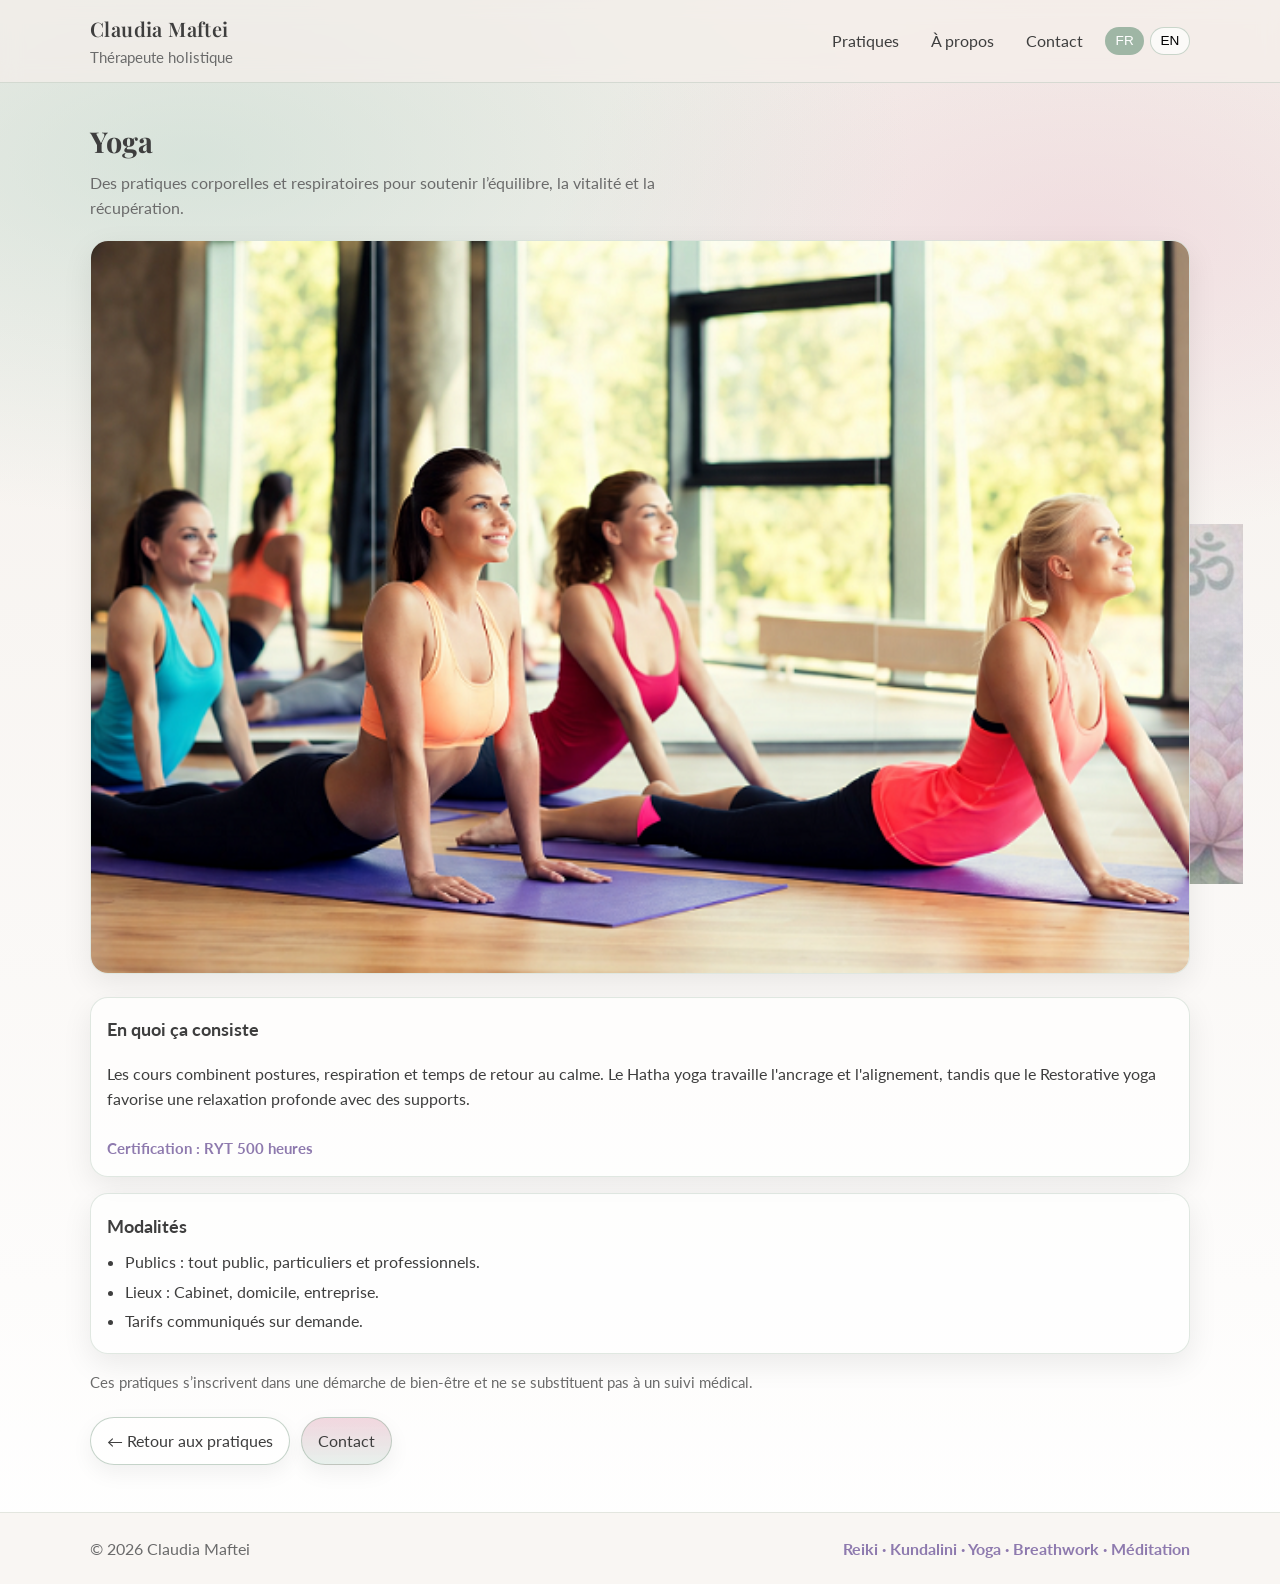
<file: pratiques/yoga.html>
<!doctype html>
<html lang="fr">
<head>
  <meta charset="utf-8" />
  <meta name="viewport" content="width=device-width,initial-scale=1" />
  <meta name="description" content="Yoga Hatha et Restorative avec Claudia Maftei – cours accessibles et respectueux." data-i18n-content="meta_yoga_description" />
  <title data-i18n="page_title_yoga">Yoga – Claudia Maftei</title>
  <link rel="canonical" href="https://claudia-maftei.com/pratiques/yoga.html">
  <meta property="og:title" content="Yoga" />
  <meta property="og:description" content="Yoga Hatha et Restorative avec Claudia Maftei – cours accessibles et respectueux." />
  <meta property="og:url" content="https://claudia-maftei.com/pratiques/yoga.html" />
  <meta property="og:type" content="website" />
  <meta property="og:image" content="https://claudia-maftei.com/images/portrait-claudia.png" />

  <link rel="preconnect" href="https://fonts.googleapis.com">
  <link rel="preconnect" href="https://fonts.gstatic.com" crossorigin>
  <link href="https://fonts.googleapis.com/css2?family=Playfair+Display:wght@500;600&family=Lato:wght@300;400;700&display=swap" rel="stylesheet">

  <link rel="stylesheet" href="../styles.css" />
</head>

<body>
  <a class="skip-link" href="#contenu" data-i18n="global_skip_link">Aller au contenu</a>

  <header class="site-header">
    <div class="container header-inner">
      <div class="brand">
        <div class="brand-name">Claudia Maftei</div>
        <div class="brand-tagline" data-i18n="brand_tagline">Thérapeute holistique</div>
      </div>

      <div class="header-actions">
        <nav class="nav" data-i18n-aria-label="nav_label_primary" aria-label="Navigation principale">
          <button class="nav-toggle" type="button" aria-expanded="false" aria-controls="nav-links" data-i18n="nav_menu">
            Menu
          </button>
          <div id="nav-links" class="nav-links">
            <a href="../index.html#pratiques" data-i18n="nav_practices">Pratiques</a>
            <a href="../index.html#apropos" data-i18n="nav_about">À propos</a>
            <a href="../index.html#contact" data-i18n="nav_contact">Contact</a>
          </div>
        </nav>
        <div class="language-toggle" data-i18n-aria-label="language_selector_label" aria-label="Sélecteur de langue">
          <button class="lang-btn" type="button" data-lang="fr" aria-pressed="true" data-i18n="language_fr">FR</button>
          <button class="lang-btn" type="button" data-lang="en" aria-pressed="false" data-i18n="language_en">EN</button>
        </div>
      </div>
    </div>
  </header>

  <main id="contenu">
    <section class="section">
      <div class="container">
        <header class="section-head">
          <h2 data-i18n="practice_title_yoga">Yoga</h2>
          <p data-i18n="practice_yoga_intro">Hatha et Restorative yoga pour développer présence, mobilité et relaxation.</p>
        </header>

        <figure class="practice-visual practice-visual--full">
          <img src="../images/yoga-1.png" alt="Photo d'une séance de yoga" loading="lazy" decoding="async" />
        </figure>

        <div class="panel">
          <h3 data-i18n="practice_yoga_about_title">En quoi ça consiste</h3>
          <p data-i18n="practice_yoga_about_body">
            Les cours combinent postures, respiration et temps de retour au calme. Le Hatha yoga travaille l'ancrage
            et l'alignement, tandis que le Restorative yoga favorise une relaxation profonde avec des supports.
          </p>
          <p class="badge" data-i18n="practice_yoga_badge">Certification : RYT 500 heures</p>
        </div>

        <div class="panel" style="margin-top: 1rem;">
          <h3 data-i18n="practice_modalities_title">Modalités</h3>
          <ul class="list">
            <li data-i18n="practice_yoga_public">Publics : tout public, particuliers et professionnels.</li>
            <li data-i18n="practice_yoga_places">Lieux : Cabinet, domicile, entreprise.</li>
            <li data-i18n="practice_yoga_pricing">Tarifs communiqués sur demande.</li>
          </ul>
        </div>

        <p class="small" style="margin-top: 1rem;" data-i18n="practice_disclaimer">
          Ces pratiques s’inscrivent dans une démarche de bien-être et ne se substituent pas à un suivi médical.
        </p>

        <div class="hero-cta" style="margin-top: 1.4rem;">
          <a class="btn btn-ghost" href="../index.html#pratiques" data-i18n="practice_back_practices">← Retour aux pratiques</a>
          <a class="btn" href="../index.html#contact" data-i18n="practice_contact">Contact</a>
        </div>
      </div>
    </section>
  </main>

  <footer class="site-footer">
    <div class="container footer-inner">
      <div>© <span id="year"></span> Claudia Maftei</div>
      <div class="footer-note" data-i18n="footer_note">Reiki · Kundalini · Yoga · Breathwork · Méditation</div>
    </div>
  </footer>

  <script src="../js/main.js" defer></script>
</body>
</html>
</file>
<file: styles.css>
:root{
  --sage: #9FB6A5;
  --aqua: #BFD8CC;
  --beige: #F4EFEA;
  --lotus: #E6B7C6;
  --lavender: #8E7AAE;
  --text: #3E3E3E;
  --muted: #6B6B6B;
  --white: #FFFFFF;
  --shadow: 0 10px 30px rgba(0,0,0,.08);
  --radius: 18px;
  --radius-lg: 26px;
}

*{ box-sizing: border-box; }
html{ scroll-behavior: smooth; }

body{
  margin:0;
  color: var(--text);
  background: radial-gradient(1200px 600px at 15% 10%, rgba(191,216,204,.55), transparent 60%),
              radial-gradient(900px 500px at 85% 15%, rgba(230,183,198,.35), transparent 60%),
              linear-gradient(180deg, var(--beige), #fff);
  font-family: "Lato", system-ui, -apple-system, Segoe UI, Roboto, Arial, sans-serif;
  line-height:1.6;
  position: relative;
}

/* fond décoratif lotus/om (image 3) */
body::after{
  content:"";
  position: fixed;
  right: 16px;
  bottom: 16px;
  width: clamp(220px, 35vw, 360px);
  height: clamp(220px, 35vw, 360px);
  background: url("images/lotus-om.png") no-repeat center/contain;
  opacity: .9;
  pointer-events: none;
  z-index: 0;
}

/* garantir que le contenu est au-dessus du fond */
.site-header, main, .site-footer{
  position: relative;
  z-index: 1;
}

a{ color: inherit; }
.container{
  width:min(1100px, 92vw);
  margin:0 auto;
}

.skip-link{
  position:absolute; left:-9999px; top:0;
  background:#000; color:#fff; padding:.5rem .75rem;
}
.skip-link:focus{ left:1rem; top:1rem; z-index:999; }

.site-header{
  position:sticky; top:0;
  backdrop-filter: blur(10px);
  background: rgba(244,239,234,.72);
  border-bottom: 1px solid rgba(159,182,165,.35);
  z-index:50;
}
.header-inner{
  display:flex; align-items:center; justify-content:space-between;
  gap:1rem;
  padding: .8rem 0;
}

.header-actions{
  display:flex;
  align-items:center;
  gap:.85rem;
}

.brand-name{
  font-family:"Playfair Display", serif;
  font-weight:600;
  letter-spacing:.4px;
  font-size: 1.25rem;
}
.brand-tagline{
  font-size:.95rem;
  color: var(--muted);
}

.nav{ display:flex; align-items:center; gap:1rem; }
.nav-links{
  display:flex; gap:.9rem; align-items:center;
}
.nav a{
  text-decoration:none;
  padding:.4rem .55rem;
  border-radius: 999px;
}
.nav a:hover{
  background: rgba(159,182,165,.18);
}

.nav-toggle{
  display:none;
  border:1px solid rgba(159,182,165,.55);
  background: rgba(255,255,255,.6);
  border-radius: 999px;
  padding:.45rem .75rem;
}

.language-toggle{
  display:flex;
  align-items:center;
  gap:.35rem;
}

.lang-btn{
  border:1px solid rgba(159,182,165,.55);
  background: rgba(255,255,255,.7);
  border-radius: 999px;
  padding:.35rem .6rem;
  font-size:.85rem;
  cursor:pointer;
}

.lang-btn[aria-pressed="true"]{
  background: var(--sage);
  color: var(--white);
  border-color: transparent;
}

.hero{
  padding: 2.8rem 0 2rem;
}
.hero-inner{
  display:grid;
  grid-template-columns: 1.25fr .75fr;
  gap: 1.2rem;
  align-items: stretch;
}
.hero h1{
  margin:0 0 .4rem;
  font-family:"Playfair Display", serif;
  font-size: clamp(2rem, 3.2vw, 3rem);
  letter-spacing:.2px;
}
.lead{
  margin:.2rem 0 .7rem;
  color: var(--lavender);
  font-weight:700;
}
.sublead{
  margin:0 0 1rem;
  color: var(--text);
  max-width: 55ch;
}
.hero-cta{
  display:flex; flex-wrap:wrap; gap:.7rem;
  margin: 1rem 0 .75rem;
}
.note{ color: var(--muted); font-size:.95rem; margin:0; }

.btn{
  display:inline-block;
  text-decoration:none;
  border-radius: 999px;
  padding: .65rem 1rem;
  border: 1px solid rgba(159,182,165,.6);
  background: linear-gradient(180deg, rgba(230,183,198,.55), rgba(191,216,204,.35));
  box-shadow: 0 8px 22px rgba(0,0,0,.06);
}
.btn:hover{ filter: brightness(1.02); }
.btn:active{ transform: translateY(1px); }

.btn-ghost{
  background: rgba(255,255,255,.55);
}

.hero-card{
  position:relative;
  border-radius: var(--radius-lg);
  background:
    radial-gradient(400px 300px at 35% 35%, rgba(230,183,198,.45), transparent 65%),
    radial-gradient(400px 300px at 60% 55%, rgba(191,216,204,.55), transparent 65%),
    rgba(255,255,255,.55);
  border: 1px solid rgba(159,182,165,.35);
  box-shadow: var(--shadow);
  min-height: 260px;
  overflow:hidden;
}

/* Image 2 dans le hero */
.hero-image{
  background: url("images/portrait-claudia.png") center/cover no-repeat;
}

/* voile pour garder un rendu doux et préserver la lisibilité des éléments */
.hero-image::after{
  content:"";
  position:absolute;
  inset:0;
  background: linear-gradient(
    to bottom,
    rgba(255,255,255,.35),
    rgba(255,255,255,.72)
  );
  z-index:0;
}

/* s'assurer que les éléments du hero passent au-dessus du voile */
.hero-image > *{
  position: relative;
  z-index: 1;
}

.hero-symbol{
  position:absolute;
  right: 18px;
  top: 16px;
  font-size: 2rem;
  color: rgba(159,182,165,.55);
}
.hero-lotus{
  position:absolute;
  right:-40px; bottom:-45px;
  width: 220px; height: 220px;
  border-radius: 50%;
  background:
    radial-gradient(circle at 40% 35%, rgba(230,183,198,.75), transparent 55%),
    radial-gradient(circle at 55% 55%, rgba(191,216,204,.75), transparent 60%),
    radial-gradient(circle at 45% 65%, rgba(142,122,174,.35), transparent 55%);
  filter: blur(.2px);
  opacity:.9;
}
.hero-glow{
  position:absolute;
  left: 40px; top: 70px;
  width: 120px; height: 120px;
  border-radius: 50%;
  background: radial-gradient(circle, rgba(255,255,255,.85), rgba(230,183,198,.35), transparent 70%);
}

.section{
  padding: 2.2rem 0;
}
.section-alt{
  background: linear-gradient(180deg, rgba(191,216,204,.25), rgba(244,239,234,.1));
  border-top: 1px solid rgba(159,182,165,.25);
  border-bottom: 1px solid rgba(159,182,165,.25);
}
.section-head h2{
  margin:0 0 .35rem;
  font-family:"Playfair Display", serif;
  font-size: 1.8rem;
}
.section-head p{
  margin:.2rem 0 1.2rem;
  color: var(--muted);
  max-width: 70ch;
}

.practice-quote{
  font-style: italic;
  color: var(--ink);
  background: rgba(255,255,255,.6);
  border-left: 3px solid rgba(168,130,182,.4);
  padding: .65rem 1rem;
  border-radius: var(--radius);
  box-shadow: var(--shadow);
}

.practice-visual{
  margin: 0 0 1.4rem;
  border-radius: var(--radius);
  overflow: hidden;
  box-shadow: var(--shadow);
  border: 1px solid rgba(159,182,165,.32);
  background: rgba(255,255,255,.6);
}

.practice-visual img{
  width: 100%;
  display: block;
  max-height: 320px;
  object-fit: cover;
}

.practice-visual--full img{
  max-height: none;
  object-fit: contain;
  height: auto;
}

.grid{
  display:grid;
  grid-template-columns: repeat(3, 1fr);
  gap: 1rem;
}

.card, .panel{
  background: rgba(255,255,255,.62);
  border: 1px solid rgba(159,182,165,.32);
  border-radius: var(--radius);
  box-shadow: var(--shadow);
  padding: 1rem 1rem .95rem;
}

.card-link{
  display:block;
  position: relative;
  text-decoration:none;
  color: inherit;
  transition: transform .2s ease, box-shadow .2s ease;
}
.card-link::after{
  content:"";
  position: absolute;
  inset: -6px;
  border-radius: calc(var(--radius) + 6px);
  box-shadow:
    0 0 0 1px rgba(212, 175, 55, .45),
    0 0 16px rgba(212, 175, 55, .45),
    0 0 32px rgba(255, 215, 0, .28);
  opacity: 0;
  pointer-events: none;
  transition: opacity .2s ease;
}
.card-link:hover,
.card-link:focus-visible{
  transform: translateY(-2px);
  box-shadow: 0 12px 32px rgba(0,0,0,.1);
}
.card-link:hover::after,
.card-link:focus-visible::after{
  opacity: 1;
}
.card-link:focus-visible{
  outline: 2px solid rgba(159,182,165,.7);
  outline-offset: 3px;
}
.card h3, .panel h3{
  margin:.1rem 0 .5rem;
  font-size: 1.15rem;
}
.card-soft{
  background: linear-gradient(180deg, rgba(255,255,255,.6), rgba(191,216,204,.22));
}
.badge{
  display:inline-block;
  margin:.6rem 0 0;
  font-size:.92rem;
  color: var(--lavender);
  font-weight:700;
}
.list{
  margin:.35rem 0 0;
  padding-left: 1.1rem;
}
.list li{ margin:.25rem 0; }

.two-col{
  display:grid;
  grid-template-columns: 1fr 1fr;
  gap: 1rem;
}

/* ABOUT: ajout photo (image 1) */
.about-with-photo{
  grid-template-columns: 280px 1fr 1fr;
  align-items: start;
}

.about-photo img{
  width: 100%;
  display: block;
  border-radius: 6px;
  box-shadow: 0 10px 30px rgba(0,0,0,.12);
}

.contact-grid{
  display:grid;
  grid-template-columns: 1fr 1fr;
  gap: 1rem;
}

.contact-list{
  list-style:none;
  padding:0;
  margin:.2rem 0 0;
}
.contact-list li{
  display:flex;
  gap:.6rem;
  align-items:flex-start;
  padding:.35rem 0;
}
.ico{ width: 1.4rem; opacity:.85; }

.form{
  display:grid;
  gap:.75rem;
}
label{ display:grid; gap:.35rem; font-weight:700; }

input, textarea{
  width:100%;
  border-radius: 12px;
  border: 1px solid rgba(159,182,165,.5);
  padding: .65rem .7rem;
  background: rgba(255,255,255,.75);
  font: inherit;
}
textarea{ resize: vertical; }
.hp{ display:none !important; }

.flash{
  border: 1px solid rgba(159,182,165,.5);
  border-radius: 14px;
  padding: .75rem .9rem;
  background: rgba(255,255,255,.7);
  margin: 0 0 .9rem;
}
.flash-success{
  border-color: rgba(159,182,165,.6);
}
.flash-error{
  border-color: rgba(142,122,174,.6);
}

.small{ color: var(--muted); font-size:.95rem; margin:.35rem 0 0; }

.legal{
  margin: 1rem 0 0;
  color: var(--muted);
  font-size:.95rem;
}
.legal a{ text-decoration:none; }
.legal a:hover{ text-decoration:underline; }

.panel-mini{
  margin-top: 1rem;
  padding: .9rem 1rem .85rem;
}

.site-footer{
  padding: 1.4rem 0;
  border-top: 1px solid rgba(159,182,165,.25);
  background: rgba(244,239,234,.55);
}
.footer-inner{
  display:flex;
  justify-content:space-between;
  gap:1rem;
  flex-wrap:wrap;
  color: var(--muted);
}
.footer-note{ color: var(--lavender); font-weight:700; }

/* Responsive */
@media (max-width: 900px){
  .hero-inner{ grid-template-columns: 1fr; }
  .grid{ grid-template-columns: repeat(2, 1fr); }
  .two-col, .contact-grid{ grid-template-columns: 1fr; }
  .about-with-photo{ grid-template-columns: 1fr; }
}

@media (max-width: 640px){
  .header-actions{
    gap:.5rem;
  }
  .nav-toggle{ display:inline-block; }
  .nav-links{
    display:none;
    position:absolute;
    right: 4vw;
    top: 62px;
    padding:.5rem;
    background: rgba(244,239,234,.95);
    border: 1px solid rgba(159,182,165,.35);
    border-radius: 16px;
    box-shadow: var(--shadow);
    flex-direction:column;
    align-items:stretch;
    min-width: 210px;
  }
  .nav-links.open{ display:flex; }
  .grid{ grid-template-columns: 1fr; }
}
</file>
